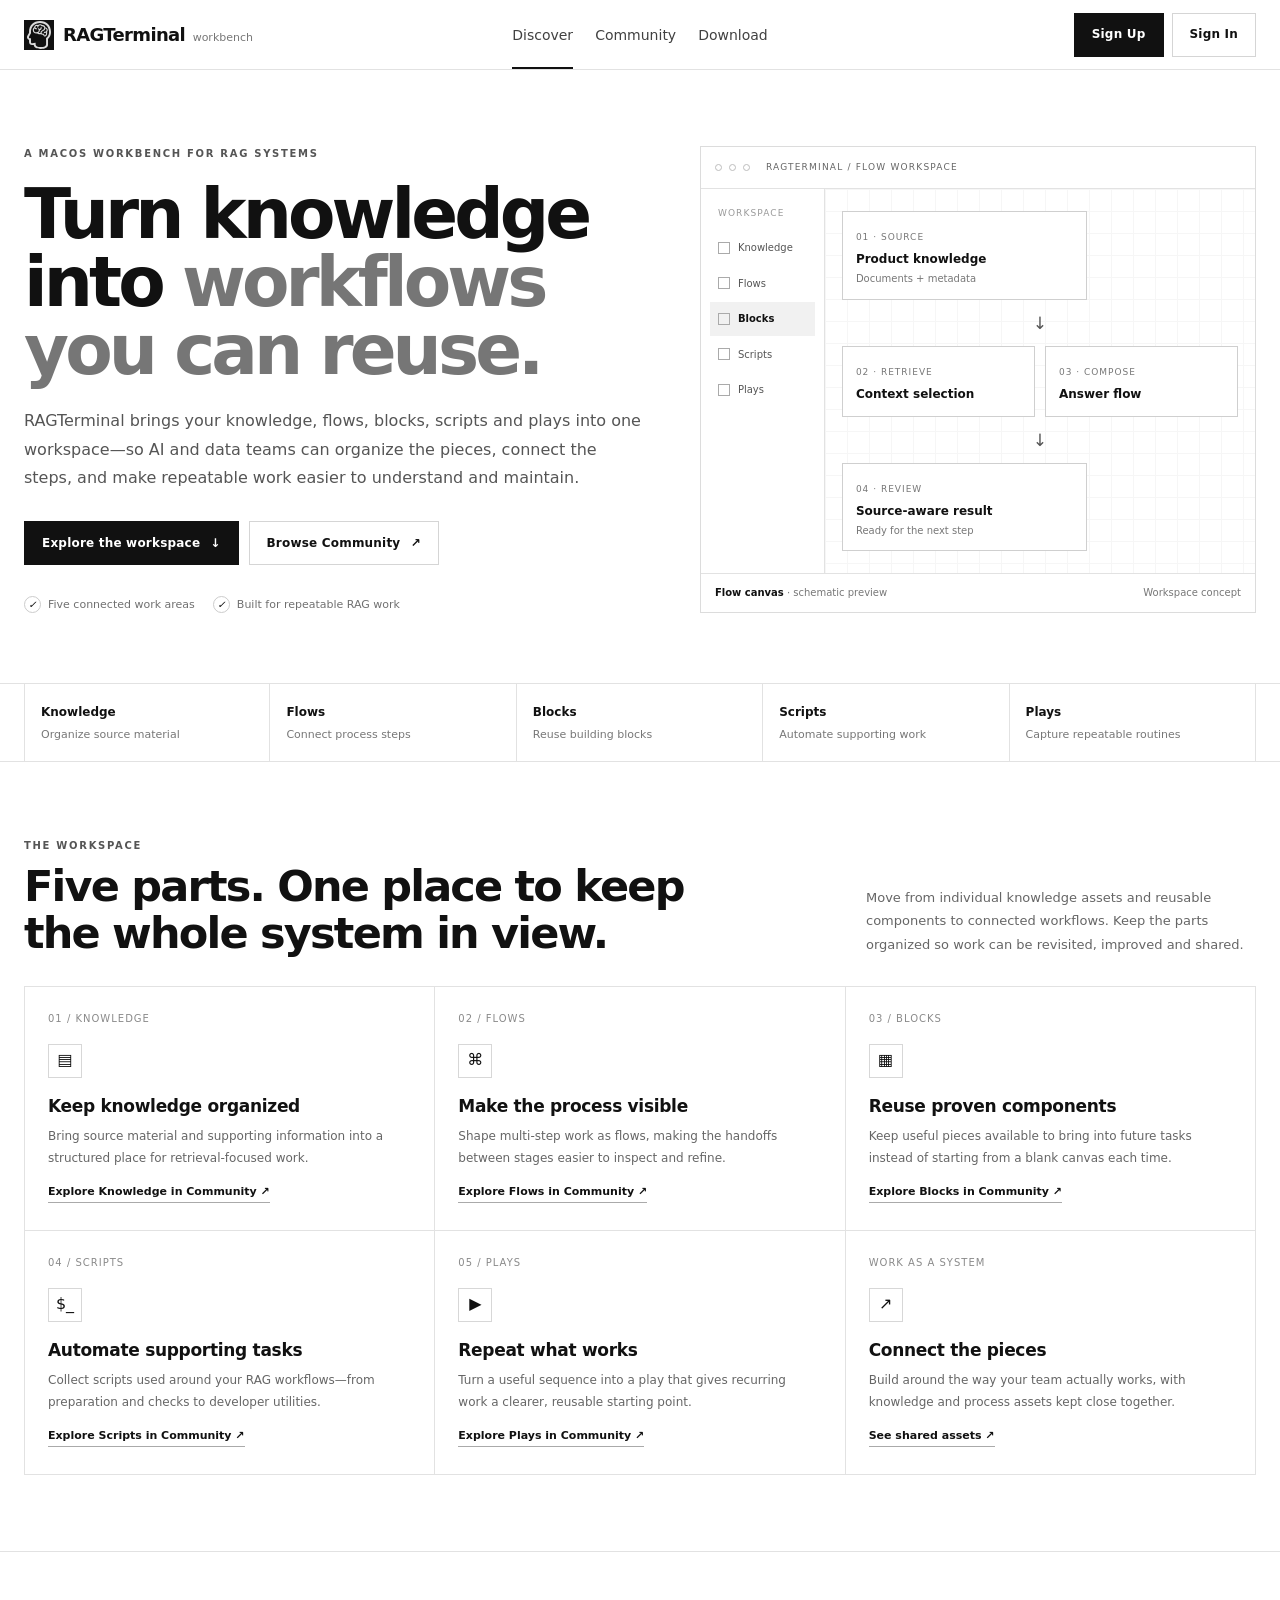
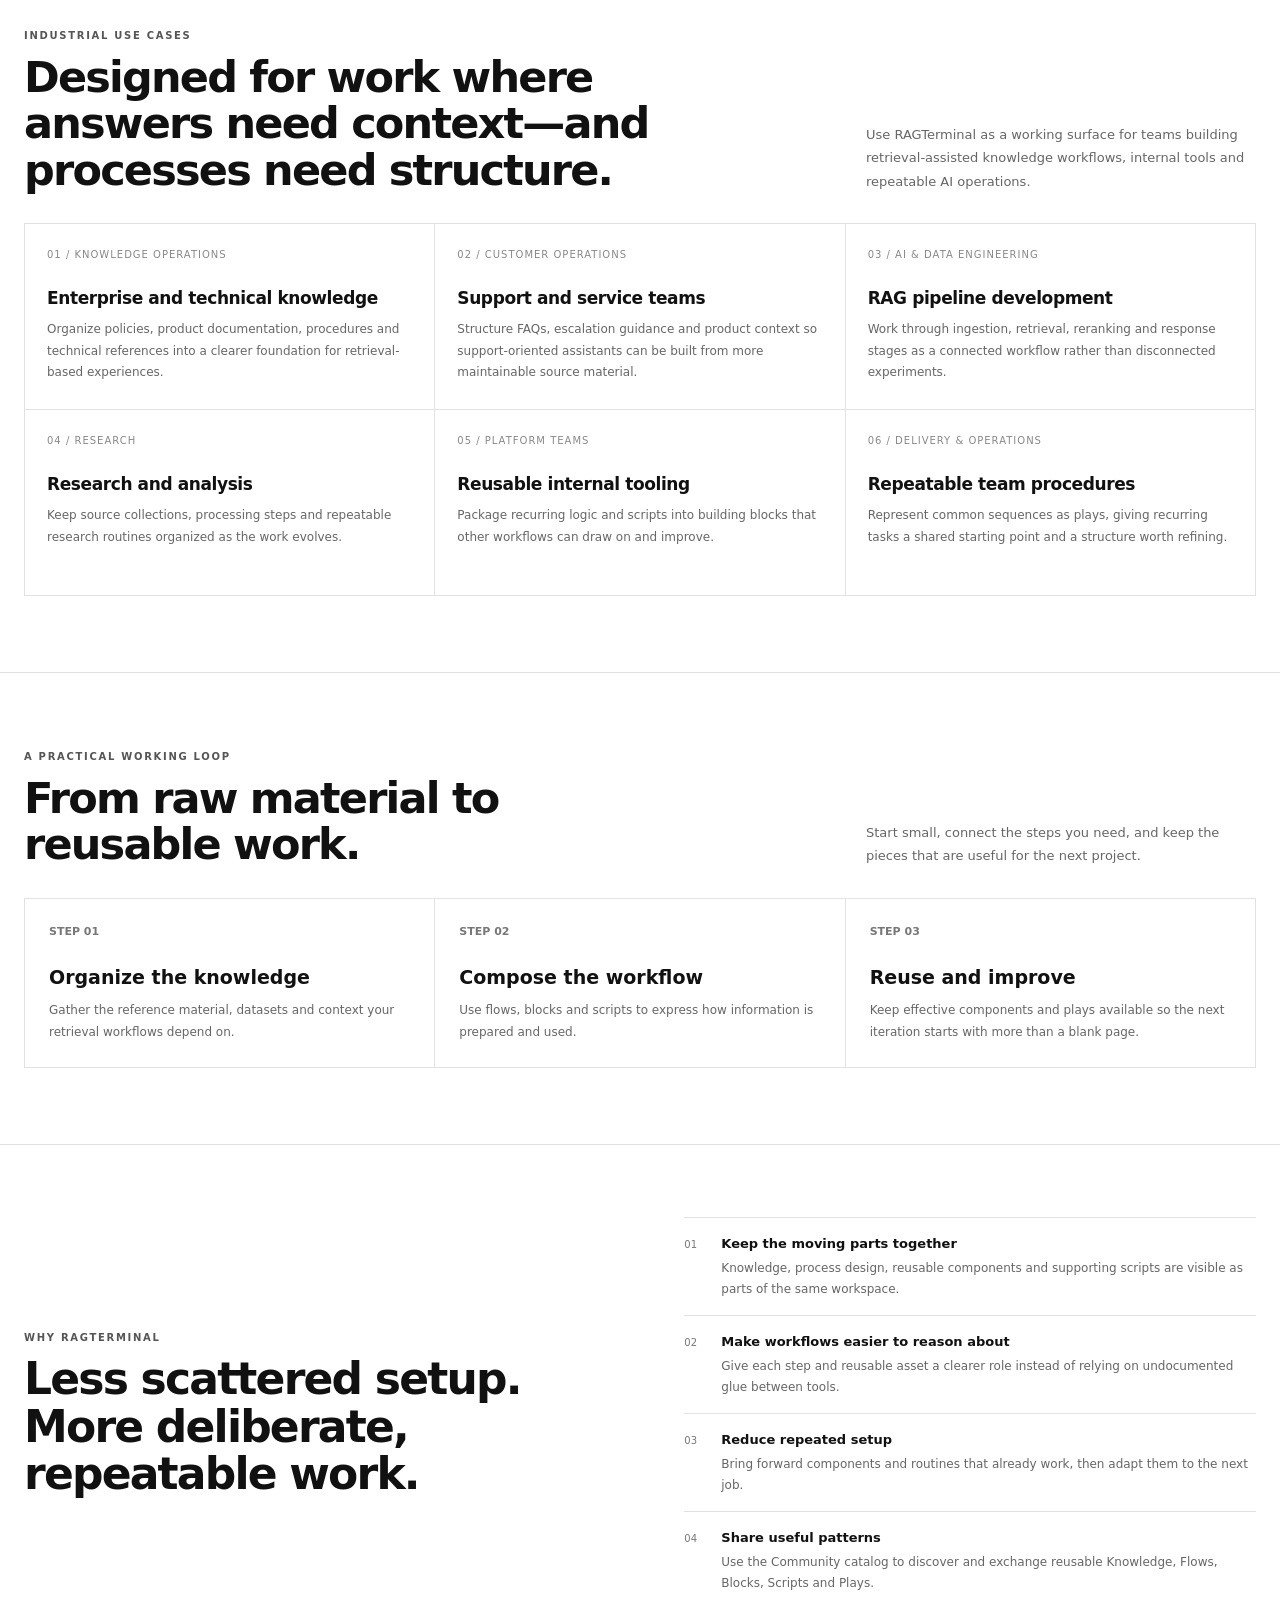
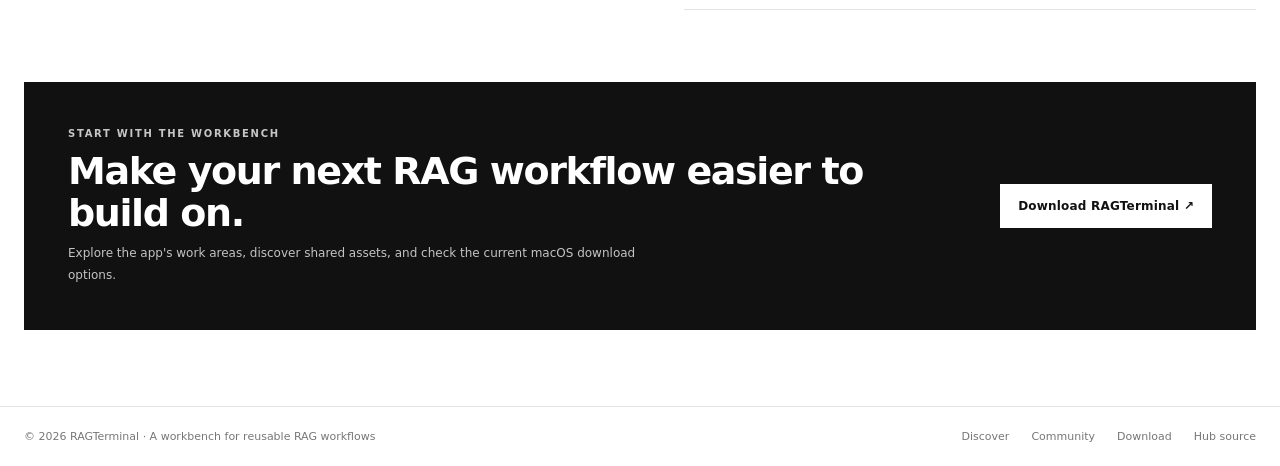
<file: index.html>
<!doctype html>
<html lang="en">
<head>
<meta charset="utf-8">
<meta name="viewport" content="width=device-width,initial-scale=1">
<meta name="theme-color" content="#ffffff">
<link rel="icon" type="image/png" href="/assets/ragterminal-app-icon.svg">
<title>RAGTerminal — Build, organize and reuse RAG workflows</title>
<meta name="description" content="RAGTerminal is a macOS workbench for organizing knowledge, composing RAG flows, reusing blocks, automating scripts and packaging repeatable plays.">
<style>
:root{--ink:#111;--muted:#656565;--line:#e2e2e2;--soft:#f6f6f6;--paper:#fff;--max:1260px}
*{box-sizing:border-box}
html{scroll-behavior:smooth;scroll-padding-top:86px}
body{margin:0;background:var(--paper);color:var(--ink);font:15px/1.55 Inter,system-ui,-apple-system,"Segoe UI",sans-serif;-webkit-font-smoothing:antialiased}
a{color:inherit}button,input{font:inherit}
.wrap{width:min(var(--max),100%);margin:0 auto;padding:0 24px}
.top{position:sticky;top:0;z-index:10;height:70px;background:#ffffffed;border-bottom:1px solid var(--line);backdrop-filter:blur(12px)}
.nav{height:100%;display:flex;align-items:center;gap:44px}
.brand{display:flex;align-items:center;gap:9px;text-decoration:none;font-size:18px;font-weight:800;letter-spacing:-.65px;white-space:nowrap}
.brand-icon{width:30px;height:30px;display:block;object-fit:contain;flex:none;background:#111;padding:1px}
.brand small{font-size:11px;font-weight:500;letter-spacing:0;color:#777;margin-left:4px}
.links{display:flex;align-items:center;gap:30px;margin-left:auto;height:100%}
.links a{text-decoration:none;color:#414141;font-size:14px;padding:23px 0 21px;border-bottom:2px solid transparent}
.links a:hover,.links a[aria-current=page]{color:#111;border-bottom-color:#111}
.nav-cta,.button,.auth-btn{display:inline-flex;align-items:center;justify-content:center;gap:10px;min-height:44px;padding:0 17px;border:1px solid #111;background:#111;color:#fff;text-decoration:none;font-size:12px;font-weight:700;letter-spacing:.2px;transition:background .15s,color .15s}
.nav-cta:hover,.button:hover,.auth-btn:hover{background:#333;color:#fff}
.nav-actions{display:flex;align-items:center;gap:8px;white-space:nowrap}
.auth-btn.secondary{background:#fff;color:#111;border-color:#d5d5d5}
.auth-btn.secondary:hover{background:#f5f5f5;color:#111}
.button.secondary{background:#fff;color:#111;border-color:#d5d5d5}
.button.secondary:hover{background:#f5f5f5}
.eyebrow{text-transform:uppercase;font-size:10px;letter-spacing:1.7px;font-weight:800;color:#555}
.hero{display:grid;grid-template-columns:minmax(0,1fr) minmax(390px,.9fr);gap:58px;align-items:center;padding:76px 0 70px;border-bottom:1px solid var(--line)}
.hero h1{font-size:clamp(44px,5.4vw,70px);line-height:.99;letter-spacing:-3.9px;font-weight:720;margin:18px 0 22px;max-width:700px}
.hero h1 span{color:#767676}
.lead{max-width:620px;color:#555;font-size:16px;line-height:1.8;margin:0}
.actions{display:flex;gap:10px;flex-wrap:wrap;margin-top:28px}
.trustline{display:flex;gap:18px;align-items:center;flex-wrap:wrap;margin-top:31px;color:#707070;font-size:11px}
.trustline span{display:inline-flex;gap:7px;align-items:center}
.tick{display:inline-grid;place-items:center;width:17px;height:17px;border:1px solid #ccc;border-radius:50%;font-size:10px;color:#111}
.preview{border:1px solid #dcdcdc;min-width:0;background:#fff}
.preview-top{height:42px;padding:0 14px;border-bottom:1px solid var(--line);display:flex;align-items:center;gap:7px;color:#777;font-size:10px}
.win-dot{height:7px;width:7px;border:1px solid #bdbdbd;border-radius:50%}
.preview-title{margin-left:9px;text-transform:uppercase;letter-spacing:1.2px;font-size:9px;color:#666}
.preview-body{display:grid;grid-template-columns:124px 1fr;min-height:318px}
.preview-side{border-right:1px solid var(--line);padding:15px 9px}
.side-label{text-transform:uppercase;letter-spacing:1.1px;color:#9a9a9a;font-size:9px;margin:3px 8px 10px}
.side-item{display:flex;gap:8px;align-items:center;padding:9px 8px;font-size:10px;color:#555;margin-bottom:2px}
.side-item.active{background:#f1f1f1;color:#111;font-weight:700}
.side-square{width:12px;height:12px;border:1px solid #aaa;flex:none}
.canvas{padding:22px 17px;display:flex;flex-direction:column;justify-content:center;gap:10px;background-image:linear-gradient(#f6f6f6 1px,transparent 1px),linear-gradient(90deg,#f6f6f6 1px,transparent 1px);background-size:22px 22px}
.node{position:relative;background:#fff;border:1px solid #cfcfcf;padding:12px 13px;max-width:245px}
.node-label{font-size:9px;text-transform:uppercase;letter-spacing:1px;color:#777}
.node strong{display:block;font-size:12px;margin-top:3px}
.node small{display:block;font-size:10px;color:#777;margin-top:2px}
.node-row{display:flex;align-items:center;gap:10px}
.node-row .node{flex:1}
.node-arrow{font-size:17px;color:#555;text-align:center}
.preview-foot{border-top:1px solid var(--line);display:flex;align-items:center;justify-content:space-between;padding:11px 14px;color:#777;font-size:10px}
.preview-foot strong{font-weight:700;color:#111}
.module-strip{display:grid;grid-template-columns:repeat(5,1fr);border-bottom:1px solid var(--line)}
.module{padding:19px 16px 18px;border-right:1px solid var(--line);min-width:0}
.module:first-child{border-left:1px solid var(--line)}
.module-label{font-size:12px;font-weight:750}
.module-note{font-size:11px;color:#777;margin-top:4px}
.section{padding:76px 0;border-bottom:1px solid var(--line)}
.section-head{display:flex;justify-content:space-between;align-items:end;gap:30px;margin-bottom:30px}
.section-head h2{font-size:clamp(29px,3.5vw,43px);letter-spacing:-1.8px;line-height:1.08;margin:10px 0 0;max-width:660px;font-weight:700}
.section-head p{color:#666;max-width:390px;font-size:13px;line-height:1.8;margin:0}
.capabilities{display:grid;grid-template-columns:repeat(3,minmax(0,1fr));border-top:1px solid var(--line);border-left:1px solid var(--line)}
.cap{position:relative;padding:24px 23px 27px;min-height:188px;border-right:1px solid var(--line);border-bottom:1px solid var(--line);background:#fff}
.cap-num{font-size:10px;letter-spacing:1px;color:#8a8a8a}
.cap-mark{display:grid;place-items:center;width:34px;height:34px;border:1px solid #d7d7d7;margin:17px 0 15px;font-size:16px}
.cap h3{font-size:17px;letter-spacing:-.3px;margin:0 0 7px}
.cap p{font-size:12px;line-height:1.8;color:#666;margin:0;max-width:360px}
.cap-link{display:inline-block;margin-top:14px;color:#111;font-size:11px;font-weight:700;text-decoration:none;border-bottom:1px solid #aaa;padding-bottom:2px}
.use-grid{display:grid;grid-template-columns:repeat(3,minmax(0,1fr));border-top:1px solid var(--line);border-left:1px solid var(--line)}
.use-card{padding:23px 22px 25px;border-bottom:1px solid var(--line);border-right:1px solid var(--line);min-height:186px}
.use-index{font-size:10px;letter-spacing:1px;color:#888}
.use-card h3{font-size:17px;margin:22px 0 8px;letter-spacing:-.4px}
.use-card p{font-size:12px;line-height:1.8;color:#666;margin:0}
.workflow{display:grid;grid-template-columns:repeat(3,1fr);border-top:1px solid var(--line);border-left:1px solid var(--line)}
.step{padding:24px;border-right:1px solid var(--line);border-bottom:1px solid var(--line)}
.step-num{font-size:11px;font-weight:700;color:#777}
.step h3{font-size:19px;margin:23px 0 8px}
.step p{font-size:12px;color:#666;line-height:1.8;margin:0}
.benefits{display:grid;grid-template-columns:1.05fr 1fr;gap:60px;align-items:center;padding:72px 0}
.benefits h2{font-size:clamp(30px,3.5vw,44px);line-height:1.08;letter-spacing:-1.8px;margin:10px 0 0}
.benefit-list{border-top:1px solid var(--line)}
.benefit{display:grid;grid-template-columns:24px 1fr;gap:13px;padding:16px 0;border-bottom:1px solid var(--line)}
.benefit-index{font-size:10px;color:#777;padding-top:3px}
.benefit strong{display:block;font-size:13px}
.benefit p{font-size:12px;color:#666;margin:4px 0 0;line-height:1.7}
.download-band{background:#111;color:white;padding:44px;display:flex;justify-content:space-between;align-items:center;gap:30px;margin-bottom:76px}
.download-band h2{font-size:clamp(27px,3vw,38px);line-height:1.1;letter-spacing:-1.4px;margin:10px 0 8px}
.download-band p{color:#c4c4c4;font-size:12px;line-height:1.8;max-width:600px;margin:0}
.download-band .button{border-color:#fff;background:#fff;color:#111;white-space:nowrap}
.download-band .button:hover{background:#eaeaea}
.footer{border-top:1px solid var(--line);padding:21px 0;color:#777;font-size:11px}
.footer-inner{display:flex;justify-content:space-between;align-items:center;gap:20px}
.footer-links{display:flex;gap:22px}.footer a{text-decoration:none}.footer a:hover{color:#111}
@media(max-width:900px){.hero{grid-template-columns:1fr;gap:36px;padding:58px 0}.preview{max-width:650px}.section{padding:60px 0}.section-head{align-items:start;flex-direction:column;gap:12px}.benefits{grid-template-columns:1fr;gap:25px}.download-band{padding:32px}}
@media(max-width:680px){.wrap{padding:0 16px}.top{height:62px}.nav{gap:15px}.brand{font-size:15px;gap:5px}.brand-icon{width:24px;height:24px}.brand small{display:none}.links{gap:13px}.links a{font-size:12px;padding:20px 0}.nav-cta{display:none}.nav-actions{gap:5px}.auth-btn{min-height:34px;padding:0 8px;font-size:10px;letter-spacing:0}.nav{gap:8px}.brand{font-size:13px}.hero{padding:45px 0 43px}.hero h1{font-size:clamp(39px,12vw,57px);letter-spacing:-2.5px}.lead{font-size:14px}.preview-body{grid-template-columns:98px 1fr;min-height:288px}.preview-side{padding:12px 5px}.side-item{font-size:9px;padding:8px 5px;gap:5px}.canvas{padding:15px 10px}.node-row{gap:5px}.node{padding:9px}.node strong{font-size:10px}.node small{font-size:9px}.module-strip{grid-template-columns:repeat(2,1fr)}.module{border-bottom:1px solid var(--line);padding:14px 12px}.module:nth-child(odd){border-left:1px solid var(--line)}.module:last-child{grid-column:1/-1}.capabilities,.use-grid{grid-template-columns:1fr}.cap,.use-card{min-height:0;padding:20px}.capabilities,.use-grid,.workflow{border-top:0}.workflow{grid-template-columns:1fr}.step{padding:20px}.step h3{margin-top:12px}.section{padding:48px 0}.section-head h2{font-size:32px}.benefits{padding:48px 0}.download-band{margin-bottom:48px;padding:25px 20px;align-items:flex-start;flex-direction:column}.footer-inner{align-items:flex-start;flex-direction:column}.footer-links{gap:16px}}
@media(max-width:480px){.links{gap:6px}.links a{font-size:10px}.brand{font-size:12px;gap:3px}.auth-btn{min-height:32px;padding:0 6px;font-size:9px}}

/* Shared page frame: consistent gutters and navigation across Discover, Community, and Download */
:root{--hub-page-max:1280px;--hub-page-gutter:24px}
.wrap{width:min(var(--hub-page-max),100%);max-width:var(--hub-page-max);margin-left:auto;margin-right:auto;padding-left:var(--hub-page-gutter);padding-right:var(--hub-page-gutter);box-sizing:border-box}
.top{height:70px;background:#ffffffed;border-bottom:1px solid #e2e2e2}
.nav{height:100%}
.footer{border-top:1px solid #e2e2e2}
@media(max-width:680px){
  :root{--hub-page-gutter:16px}
  .wrap{padding-left:var(--hub-page-gutter);padding-right:var(--hub-page-gutter)}
  .top{height:62px}
  .nav{gap:8px}
  .brand{font-size:13px;gap:5px}
  .brand-icon{width:24px;height:24px}
  .brand small{display:none}
  .links{gap:10px}
  .links a{font-size:11px;padding:20px 0}
  .nav-actions{gap:5px}
  .auth-btn{min-height:34px;padding:0 8px;font-size:10px;letter-spacing:0}
  .right.nav-actions .btn{min-height:34px;padding:0 8px;font-size:10px;letter-spacing:0}
}
@media(max-width:480px){
  .brand{font-size:12px;gap:3px}
  .links{gap:7px}
  .links a{font-size:10px}
  .auth-btn{min-height:32px;padding:0 6px;font-size:9px}
  .right.nav-actions .btn{min-height:32px;padding:0 6px;font-size:9px}
}


/* Center the section links while keeping account actions anchored on the right. */
@media(min-width:700px){
  .nav{display:grid;grid-template-columns:minmax(0,1fr) auto minmax(0,1fr);gap:20px}
  .brand{grid-column:1;justify-self:start;min-width:0}
  .links{grid-column:2;justify-self:center;margin-left:0;gap:22px;white-space:nowrap}
  .nav-actions,.right.nav-actions{grid-column:3;justify-self:end;width:max-content;margin-left:0}
}


/* Normalize navigation labels on every section; active state is an underline only. */
.links{color:#414141;font-weight:400}
.links a{color:#414141;font-weight:400}
.links a:hover{color:#414141;font-weight:400}
.links a[aria-current=page]{color:#414141;font-weight:400;border-bottom-color:#111}

</style>
<link rel="stylesheet" href="/site-header.css">
</head>
<body>
<header class="top"><div class="wrap nav">
<a class="brand" href="/" aria-label="RAGTerminal Discover"><img class="brand-icon" src="/assets/brain.head.profile.svg" alt=""><span>RAGTerminal<small> workbench</small></span></a>
<nav class="links" aria-label="Primary"><a href="/" aria-current="page">Discover</a><a href="/community.html">Community</a><a href="/download.html">Download</a></nav>
<div class="nav-actions" aria-label="Account actions"><a class="auth-btn" href="/community.html?auth=signup">Sign Up</a><a class="auth-btn secondary" id="header-signin" href="/community.html?auth=signin">Sign In</a></div>
</div></header>
<script src="/header-boot.js"></script>
<main>
<section class="wrap hero" id="discover">
<div>
<div class="eyebrow">A macOS workbench for RAG systems</div>
<h1>Turn knowledge into <span>workflows you can reuse.</span></h1>
<p class="lead">RAGTerminal brings your knowledge, flows, blocks, scripts and plays into one workspace—so AI and data teams can organize the pieces, connect the steps, and make repeatable work easier to understand and maintain.</p>
<div class="actions"><a class="button" href="#capabilities">Explore the workspace <span aria-hidden="true">↓</span></a><a class="button secondary" href="/community.html">Browse Community <span aria-hidden="true">↗</span></a></div>
<div class="trustline"><span><i class="tick">✓</i> Five connected work areas</span><span><i class="tick">✓</i> Built for repeatable RAG work</span></div>
</div>
<div class="preview" aria-label="Illustration of a RAG workflow workspace">
<div class="preview-top"><i class="win-dot"></i><i class="win-dot"></i><i class="win-dot"></i><span class="preview-title">RAGTerminal / Flow workspace</span></div>
<div class="preview-body">
<aside class="preview-side"><div class="side-label">Workspace</div><div class="side-item"><i class="side-square"></i> Knowledge</div><div class="side-item"><i class="side-square"></i> Flows</div><div class="side-item active"><i class="side-square"></i> Blocks</div><div class="side-item"><i class="side-square"></i> Scripts</div><div class="side-item"><i class="side-square"></i> Plays</div></aside>
<div class="canvas">
<div class="node"><span class="node-label">01 · Source</span><strong>Product knowledge</strong><small>Documents + metadata</small></div>
<div class="node-arrow" aria-hidden="true">↓</div>
<div class="node-row"><div class="node"><span class="node-label">02 · Retrieve</span><strong>Context selection</strong></div><div class="node"><span class="node-label">03 · Compose</span><strong>Answer flow</strong></div></div>
<div class="node-arrow" aria-hidden="true">↓</div>
<div class="node"><span class="node-label">04 · Review</span><strong>Source-aware result</strong><small>Ready for the next step</small></div>
</div></div>
<div class="preview-foot"><span><strong>Flow canvas</strong> · schematic preview</span><span>Workspace concept</span></div>
</div>
</section>
<div class="wrap module-strip" aria-label="Five RAGTerminal work areas">
<div class="module"><div class="module-label">Knowledge</div><div class="module-note">Organize source material</div></div>
<div class="module"><div class="module-label">Flows</div><div class="module-note">Connect process steps</div></div>
<div class="module"><div class="module-label">Blocks</div><div class="module-note">Reuse building blocks</div></div>
<div class="module"><div class="module-label">Scripts</div><div class="module-note">Automate supporting work</div></div>
<div class="module"><div class="module-label">Plays</div><div class="module-note">Capture repeatable routines</div></div>
</div>
<section class="section" id="capabilities"><div class="wrap">
<div class="section-head"><div><div class="eyebrow">The workspace</div><h2>Five parts. One place to keep the whole system in view.</h2></div><p>Move from individual knowledge assets and reusable components to connected workflows. Keep the parts organized so work can be revisited, improved and shared.</p></div>
<div class="capabilities">
<article class="cap"><div class="cap-num">01 / KNOWLEDGE</div><div class="cap-mark" aria-hidden="true">▤</div><h3>Keep knowledge organized</h3><p>Bring source material and supporting information into a structured place for retrieval-focused work.</p><a class="cap-link" href="/community.html?category=knowledge">Explore Knowledge in Community ↗</a></article>
<article class="cap"><div class="cap-num">02 / FLOWS</div><div class="cap-mark" aria-hidden="true">⌘</div><h3>Make the process visible</h3><p>Shape multi-step work as flows, making the handoffs between stages easier to inspect and refine.</p><a class="cap-link" href="/community.html?category=flow">Explore Flows in Community ↗</a></article>
<article class="cap"><div class="cap-num">03 / BLOCKS</div><div class="cap-mark" aria-hidden="true">▦</div><h3>Reuse proven components</h3><p>Keep useful pieces available to bring into future tasks instead of starting from a blank canvas each time.</p><a class="cap-link" href="/community.html?category=block">Explore Blocks in Community ↗</a></article>
<article class="cap"><div class="cap-num">04 / SCRIPTS</div><div class="cap-mark" aria-hidden="true">$_</div><h3>Automate supporting tasks</h3><p>Collect scripts used around your RAG workflows—from preparation and checks to developer utilities.</p><a class="cap-link" href="/community.html?category=script">Explore Scripts in Community ↗</a></article>
<article class="cap"><div class="cap-num">05 / PLAYS</div><div class="cap-mark" aria-hidden="true">▶</div><h3>Repeat what works</h3><p>Turn a useful sequence into a play that gives recurring work a clearer, reusable starting point.</p><a class="cap-link" href="/community.html?category=play">Explore Plays in Community ↗</a></article>
<article class="cap"><div class="cap-num">WORK AS A SYSTEM</div><div class="cap-mark" aria-hidden="true">↗</div><h3>Connect the pieces</h3><p>Build around the way your team actually works, with knowledge and process assets kept close together.</p><a class="cap-link" href="/community.html">See shared assets ↗</a></article>
</div></div></section>
<section class="section" id="use-cases"><div class="wrap">
<div class="section-head"><div><div class="eyebrow">Industrial use cases</div><h2>Designed for work where answers need context—and processes need structure.</h2></div><p>Use RAGTerminal as a working surface for teams building retrieval-assisted knowledge workflows, internal tools and repeatable AI operations.</p></div>
<div class="use-grid">
<article class="use-card"><div class="use-index">01 / KNOWLEDGE OPERATIONS</div><h3>Enterprise and technical knowledge</h3><p>Organize policies, product documentation, procedures and technical references into a clearer foundation for retrieval-based experiences.</p></article>
<article class="use-card"><div class="use-index">02 / CUSTOMER OPERATIONS</div><h3>Support and service teams</h3><p>Structure FAQs, escalation guidance and product context so support-oriented assistants can be built from more maintainable source material.</p></article>
<article class="use-card"><div class="use-index">03 / AI & DATA ENGINEERING</div><h3>RAG pipeline development</h3><p>Work through ingestion, retrieval, reranking and response stages as a connected workflow rather than disconnected experiments.</p></article>
<article class="use-card"><div class="use-index">04 / RESEARCH</div><h3>Research and analysis</h3><p>Keep source collections, processing steps and repeatable research routines organized as the work evolves.</p></article>
<article class="use-card"><div class="use-index">05 / PLATFORM TEAMS</div><h3>Reusable internal tooling</h3><p>Package recurring logic and scripts into building blocks that other workflows can draw on and improve.</p></article>
<article class="use-card"><div class="use-index">06 / DELIVERY & OPERATIONS</div><h3>Repeatable team procedures</h3><p>Represent common sequences as plays, giving recurring tasks a shared starting point and a structure worth refining.</p></article>
</div></div></section>
<section class="section" id="workflow"><div class="wrap">
<div class="section-head"><div><div class="eyebrow">A practical working loop</div><h2>From raw material to reusable work.</h2></div><p>Start small, connect the steps you need, and keep the pieces that are useful for the next project.</p></div>
<div class="workflow">
<article class="step"><div class="step-num">STEP 01</div><h3>Organize the knowledge</h3><p>Gather the reference material, datasets and context your retrieval workflows depend on.</p></article>
<article class="step"><div class="step-num">STEP 02</div><h3>Compose the workflow</h3><p>Use flows, blocks and scripts to express how information is prepared and used.</p></article>
<article class="step"><div class="step-num">STEP 03</div><h3>Reuse and improve</h3><p>Keep effective components and plays available so the next iteration starts with more than a blank page.</p></article>
</div></div></section>
<section class="wrap benefits" id="benefits">
<div><div class="eyebrow">Why RAGTerminal</div><h2>Less scattered setup. More deliberate, repeatable work.</h2></div>
<div class="benefit-list">
<div class="benefit"><div class="benefit-index">01</div><div><strong>Keep the moving parts together</strong><p>Knowledge, process design, reusable components and supporting scripts are visible as parts of the same workspace.</p></div></div>
<div class="benefit"><div class="benefit-index">02</div><div><strong>Make workflows easier to reason about</strong><p>Give each step and reusable asset a clearer role instead of relying on undocumented glue between tools.</p></div></div>
<div class="benefit"><div class="benefit-index">03</div><div><strong>Reduce repeated setup</strong><p>Bring forward components and routines that already work, then adapt them to the next job.</p></div></div>
<div class="benefit"><div class="benefit-index">04</div><div><strong>Share useful patterns</strong><p>Use the Community catalog to discover and exchange reusable Knowledge, Flows, Blocks, Scripts and Plays.</p></div></div>
</div>
</section>
<section class="wrap" id="download"><div class="download-band"><div><div class="eyebrow" style="color:#c6c6c6">Start with the workbench</div><h2>Make your next RAG workflow easier to build on.</h2><p>Explore the app's work areas, discover shared assets, and check the current macOS download options.</p></div><a class="button" href="/download.html">Download RAGTerminal ↗</a></div></section>
</main>
<footer class="footer"><div class="wrap footer-inner"><span>© 2026 RAGTerminal · A workbench for reusable RAG workflows</span><nav class="footer-links" aria-label="Footer"><a href="/">Discover</a><a href="/community.html">Community</a><a href="/download.html">Download</a><a href="https://github.com/Grewpot/ragterminal-hub" rel="noopener">Hub source</a></nav></div></footer>
<script type="module" src="/header-auth.js"></script>
</body></html>
</file>
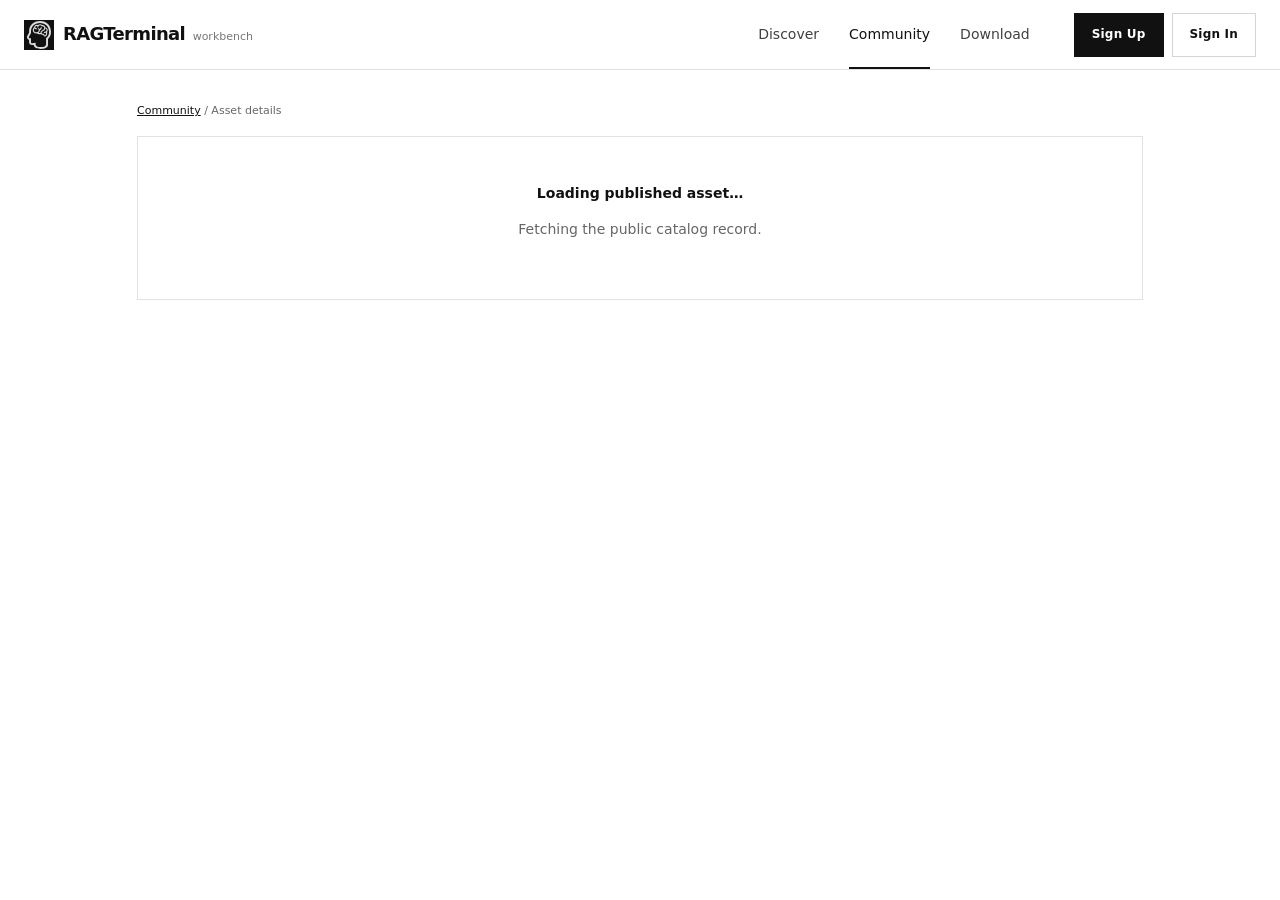
<file: asset.html>
<!doctype html>
<html lang="en">
<head>
<meta charset="utf-8"><meta name="viewport" content="width=device-width,initial-scale=1">
<meta name="theme-color" content="#f8f9fc"><link rel="icon" type="image/png" href="/assets/ragterminal-app-icon.svg"><title>Asset details — RAGTerminal Hub</title>
<meta name="description" content="Inspect a published RAGTerminal community asset and download its package.">
<style>
:root{--ink:#172033;--muted:#738096;--line:#e4e8ef;--blue:#375df5;--bg:#f8f9fc}*{box-sizing:border-box}body{margin:0;background:var(--bg);color:var(--ink);font:14px/1.6 Inter,system-ui,-apple-system,"Segoe UI",sans-serif}a{color:var(--blue)}.top{background:#ffffffed;border-bottom:1px solid var(--line);padding:16px 22px}.nav{max-width:1050px;margin:auto;display:flex;align-items:center;gap:14px}.brand{font-weight:850;font-size:16px}.back{margin-left:auto;text-decoration:none;font-size:12px;font-weight:750}.wrap{max-width:1050px;padding:32px 22px 70px;margin:auto}.crumb{font-size:11px;color:var(--muted);margin-bottom:16px}.panel{background:white;border:1px solid var(--line);border-radius:16px;padding:24px;margin-bottom:16px}.eyebrow{text-transform:uppercase;letter-spacing:1.5px;font-weight:850;color:var(--blue);font-size:10px}.head{display:flex;align-items:flex-start;gap:18px}.icon{background:#edf1ff;border-radius:14px;width:56px;height:56px;display:grid;place-items:center;font-size:24px;flex:none}.headmain{flex:1;min-width:0}.type{background:#edf1ff;color:#3154e9;font-size:10px;font-weight:850;padding:5px 8px;border-radius:7px}.title{font-size:clamp(25px,4vw,36px);line-height:1.15;letter-spacing:-1px;margin:7px 0}.muted{color:var(--muted)}.btn{display:inline-flex;align-items:center;justify-content:center;background:var(--blue);color:white;padding:11px 15px;border-radius:10px;font-weight:800;text-decoration:none;border:0}.btn.secondary{background:white;border:1px solid var(--line);color:var(--ink)}.tags{display:flex;gap:6px;flex-wrap:wrap;margin-top:14px}.tag{border:1px solid var(--line);background:#fafbfd;border-radius:7px;padding:5px 8px;font-size:10px;color:#657187}.grid{display:grid;grid-template-columns:1fr 1fr;gap:16px}.label{font-size:10px;text-transform:uppercase;letter-spacing:1px;font-weight:850;color:#8b95a5}.value{font-size:13px;margin-top:4px;overflow-wrap:anywhere}.file{display:flex;justify-content:space-between;gap:12px;padding:10px;border:1px solid #edf0f5;border-radius:9px;font-size:11px}.file code{overflow-wrap:anywhere}.notice{padding:12px;background:#fff8e8;color:#805d19;border:1px solid #f1dfb4;border-radius:10px;font-size:11px}.empty{text-align:center;padding:45px 20px}.error{color:#b42318}.hash{font:11px/1.7 ui-monospace,SFMono-Regular,monospace;overflow-wrap:anywhere}@media(max-width:650px){.grid{grid-template-columns:1fr}.panel{padding:18px}.head{gap:12px}.icon{width:44px;height:44px}}

/* Shared editorial site navigation and neutral card treatment */
:root{--ink:#111;--muted:#666;--line:#e2e2e2;--blue:#111;--bg:#fff}
body{background:#fff;color:#111}
a{color:#111}
.top{height:70px;padding:0 24px;background:#fff;border-bottom:1px solid #e2e2e2}
.nav{height:100%;width:min(1260px,100%);max-width:1260px;gap:44px}
.brand{display:flex;align-items:center;gap:9px;text-decoration:none;font-size:18px;font-weight:800;letter-spacing:-.65px;white-space:nowrap}
.brand-icon{width:30px;height:30px;display:block;object-fit:contain;flex:none;background:#111;padding:1px}
.brand small{font-size:11px;font-weight:500;letter-spacing:0;color:#777;margin-left:4px}
.links{display:flex;align-items:center;gap:30px;margin-left:auto;height:100%}
.nav-actions{display:flex;align-items:center;gap:8px;white-space:nowrap}
.auth-btn{display:inline-flex;align-items:center;justify-content:center;min-height:44px;padding:0 17px;border:1px solid #111;background:#111;color:#fff;text-decoration:none;font-size:12px;font-weight:700;letter-spacing:.2px}
.auth-btn:hover{background:#333;color:#fff}.auth-btn.secondary{background:#fff;color:#111;border-color:#d5d5d5}.auth-btn.secondary:hover{background:#f5f5f5;color:#111}
.links a{text-decoration:none;color:#414141;font-size:14px;padding:23px 0 21px;border-bottom:2px solid transparent}
.links a:hover,.links a[aria-current=page]{color:#111;border-bottom-color:#111}
.panel{border-radius:0;border-color:#e2e2e2}
.btn{border-radius:0;background:#111;color:#fff}
.btn.secondary{background:#fff;color:#111;border-color:#d5d5d5}
.type,.icon{border-radius:0;background:#f2f2f2;color:#111}
.notice{border-radius:0}
@media(max-width:850px){.nav{gap:18px}.links{gap:18px}}
@media(max-width:650px){.top{height:62px;padding:0 16px}.nav{gap:8px}.brand{font-size:13px;gap:5px}.brand-icon{width:24px;height:24px}.brand small{display:none}.links{gap:10px}.links a{font-size:11px;padding:20px 0}.nav-actions{gap:5px}.auth-btn{min-height:34px;padding:0 8px;font-size:10px;letter-spacing:0}}
@media(max-width:480px){.links{gap:7px}.links a{font-size:10px}.brand{font-size:12px;gap:3px}.auth-btn{min-height:32px;padding:0 6px;font-size:9px}}
</style>
</head>
<body>
<header class="top"><div class="nav"><a class="brand" href="/" aria-label="RAGTerminal Discover"><img class="brand-icon" src="/assets/brain.head.profile.svg" alt=""><span>RAGTerminal<small> workbench</small></span></a><nav class="links" aria-label="Primary"><a href="/">Discover</a><a href="/community.html" aria-current="page">Community</a><a href="/download.html">Download</a></nav><div class="nav-actions" aria-label="Account actions"><a class="auth-btn" href="/community.html?auth=signup">Sign Up</a><a class="auth-btn secondary" href="/community.html?auth=signin">Sign In</a></div></div></header>
<main class="wrap">
<div class="crumb"><a href="/community.html">Community</a> / Asset details</div>
<div id="state" class="panel empty"><strong>Loading published asset…</strong><p class="muted">Fetching the public catalog record.</p></div>
<div id="detail" hidden>
<section class="panel">
<div class="eyebrow">Community asset</div>
<div class="head" style="margin-top:13px"><div id="icon" class="icon">⬡</div><div class="headmain"><span id="type" class="type">ASSET</span><h1 id="title" class="title"></h1><div id="owner" class="muted" style="font-size:12px"></div></div></div>
<p id="description" style="font-size:14px;max-width:800px;margin:22px 0 0"></p>
<div id="tags" class="tags"></div>
<div style="display:flex;gap:9px;flex-wrap:wrap;margin-top:22px"><a id="download" class="btn" href="#" rel="noopener">⇩ Download complete .pack</a><a class="btn secondary" href="/community.html">Explore more assets</a></div>
</section>
<div class="grid">
<section class="panel"><div class="eyebrow">Release information</div><div class="grid" style="margin-top:17px">
<div><div class="label">Version</div><div id="version" class="value">—</div></div>
<div><div class="label">License</div><div id="license" class="value">—</div></div>
<div><div class="label">Last updated</div><div id="updated" class="value">—</div></div>
<div><div class="label">Package size</div><div id="size" class="value">—</div></div>
</div><div class="label" style="margin-top:20px">SHA-256</div><div id="sha" class="value hash"></div></section>
<section class="panel"><div class="eyebrow">Package safety</div><p style="font-size:12px;color:#536176">This page describes a published package. Downloading does not execute its flows or scripts. Inspect package contents and assess their behavior before importing or running them in any runtime.</p><div class="notice">Automated structural checks are guardrails, not a malware scan. Publication is not a guarantee that uploaded content is safe or appropriate.</div></section>
</div>
<section class="panel"><div class="eyebrow">Included files</div><p class="muted" style="font-size:12px;margin:7px 0 15px">Files are listed from the server-validated package preview.</p><div id="files" style="display:grid;gap:7px"></div></section>
</div>
</main>
<script type="module">
import { createClient } from "https://esm.sh/@supabase/supabase-js@2.117.3";
const URL="https://zjifbqdvbmvuiwgwdkey.supabase.co";
const KEY="sb_publishable_cyOdOu5OkDSr8tX-EvbiqQ_oNbc3KHC";
const supabase=createClient(URL,KEY,{auth:{persistSession:true,autoRefreshToken:true,detectSessionInUrl:false}});
const $=s=>document.querySelector(s);
const icons={knowledge:"▤",flow:"⑂",block:"▦",script:"‹/›",play:"▷"};
function fail(message){$("#state").replaceChildren();$("#state").className="panel empty";const h=document.createElement("strong");h.className="error";h.textContent=message;$("#state").append(h);const p=document.createElement("p");p.className="muted";p.textContent="This asset may have been unpublished, or the link may be incomplete.";$("#state").append(p)}
function humanSize(n){if(!Number.isFinite(Number(n)))return "—";const b=Number(n);return b<1024?b+" B":b<1048576?(b/1024).toFixed(1)+" KiB":(b/1048576).toFixed(2)+" MiB"}
async function load(){
 const id=new URLSearchParams(location.search).get("id");
 if(!id||!/^[0-9a-f-]{36}$/i.test(id)){fail("Invalid asset link.");return}
 const p=new URLSearchParams({select:"id,title,description,artifact_type,tags,license,latest_version,sha256,metadata,updated_at,repository:community_repositories!inner(id,slug,title,description,latest_version,package_storage_path,package_sha256,package_size_bytes,visibility,status)",id:"eq."+id,status:"eq.published","repository.status":"eq.published","repository.visibility":"eq.public",limit:"1"});
 const res=await fetch(URL+"/rest/v1/community_artifacts?"+p.toString(),{headers:{apikey:KEY,Accept:"application/json"}});
 if(!res.ok)throw new Error("Catalog request failed ("+res.status+").");
 const rows=await res.json();if(!Array.isArray(rows)||!rows.length){fail("Asset not found.");return}
 const a=rows[0],r=a.repository;
 if(!r?.package_storage_path){fail("The package release is unavailable.");return}
 $("#state").hidden=true;$("#detail").hidden=false;
 document.title=a.title+" — RAGTerminal Hub";
 $("#icon").textContent=icons[a.artifact_type]||"⬡";$("#type").textContent=(a.artifact_type||"asset").toUpperCase();
 $("#title").textContent=a.title;$("#owner").textContent="by "+(r.slug||"community contributor")+" · package "+r.title;
 $("#description").textContent=a.description||r.description||"No description was provided.";
 (a.tags||[]).forEach(t=>{const e=document.createElement("span");e.className="tag";e.textContent=t;$("#tags").append(e)});
 const objectPath=r.package_storage_path.split("/").map(encodeURIComponent).join("/");
 $("#download").href=URL+"/storage/v1/object/public/community-releases/"+objectPath+"?download="+encodeURIComponent((r.slug||"RAGTerminal")+".pack");
 $("#version").textContent=a.latest_version||r.latest_version||"—";$("#license").textContent=a.license||"License unspecified";
 $("#updated").textContent=a.updated_at?new Date(a.updated_at).toLocaleString():"—";
 $("#size").textContent=humanSize(r.package_size_bytes);$("#sha").textContent=a.sha256||r.package_sha256||"Not provided";
 const files=Array.isArray(a.metadata?.files)?a.metadata.files:[];
 $("#files").replaceChildren();
 if(!files.length){$("#files").textContent="No file summary is available."}
 files.forEach(f=>{const row=document.createElement("div");row.className="file";const path=document.createElement("code");path.textContent=f.path||"unnamed";const stat=document.createElement("span");stat.className="muted";stat.textContent=f.records==null?humanSize(f.size_bytes):f.records+" records";row.append(path,stat);$("#files").append(row)});
}
$("#download").addEventListener("click",event=>{
 if(event.button!==0||event.metaKey||event.ctrlKey||event.shiftKey||event.altKey)return;
 const href=$("#download").href;
 if(!href||href.endsWith("#"))return;
 event.preventDefault();
 void (async()=>{
  try{
   const {data:{session},error:sessionError}=await supabase.auth.getSession();
   if(sessionError)throw sessionError;
   if(session?.user){
    const artifactId=new URLSearchParams(location.search).get("id");
    const {error}=await supabase.from("community_download_events").insert({artifact_id:artifactId,user_id:session.user.id});
    if(error)throw error;
   }
  }catch(error){console.warn("Community download metric was not recorded",error)}
  window.location.assign(href);
 })();
});
load().catch(e=>fail(e.message||"Could not load this asset."));
</script>
</body></html>
</file>
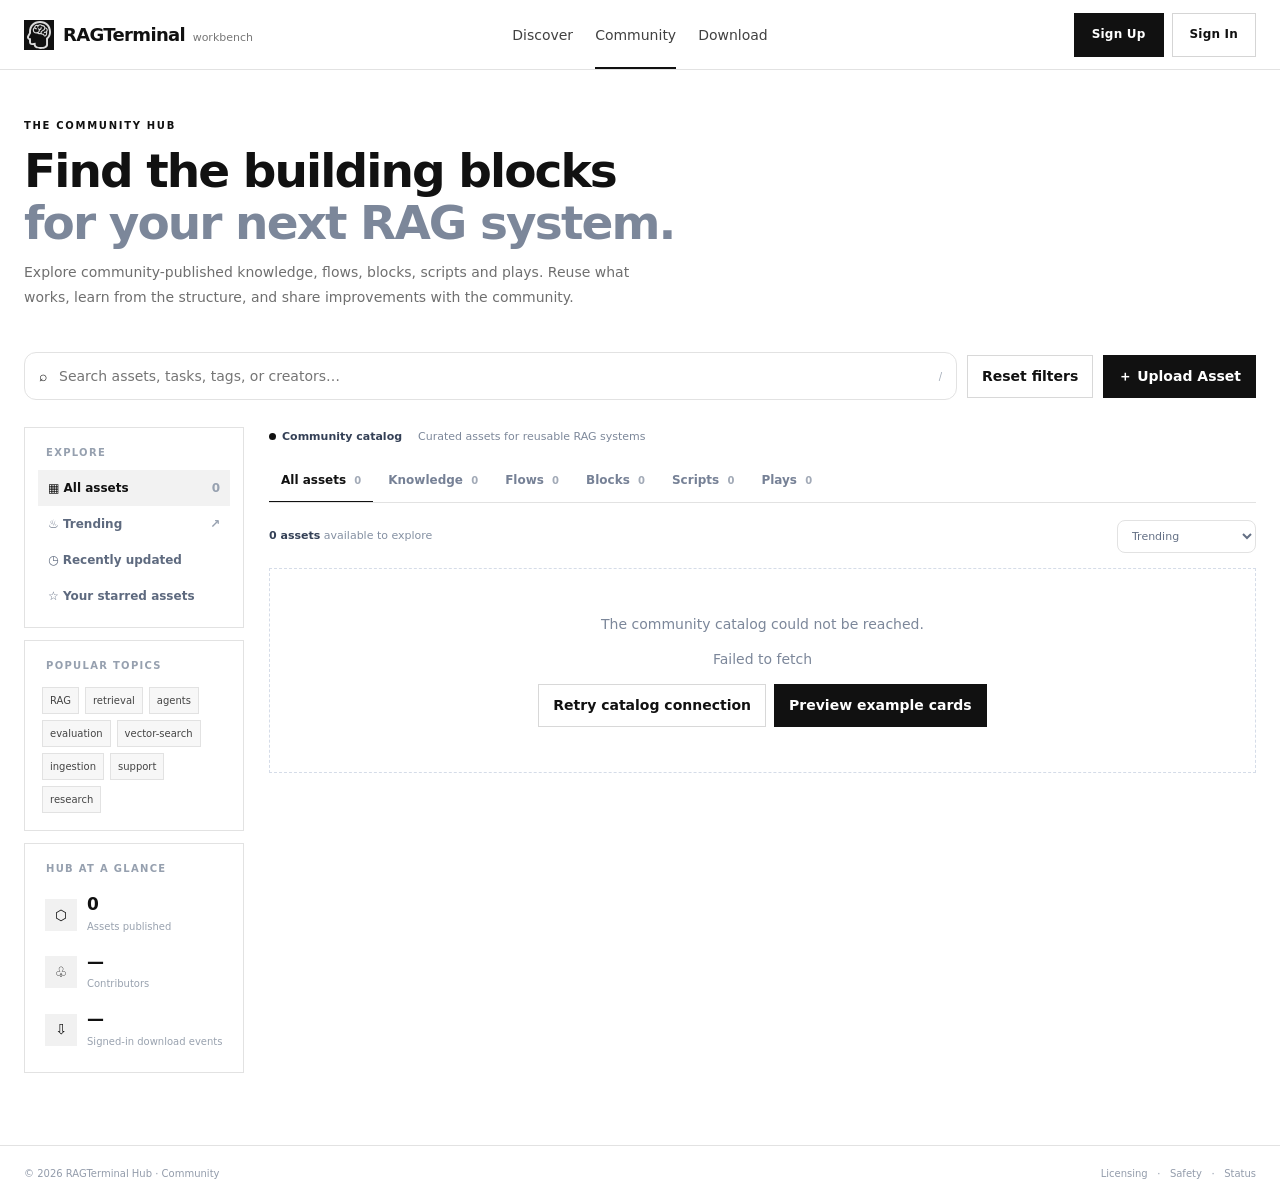
<file: community.html>
<!doctype html>
<html lang="en"><head><meta charset="utf-8"><meta name="viewport" content="width=device-width,initial-scale=1"><meta name="theme-color" content="#f8f9fc"><link rel="icon" type="image/png" href="/assets/ragterminal-app-icon.svg"><title>RAGTerminal Community — Reusable RAG assets</title><meta name="description" content="Discover community Knowledge, Flows, Blocks, Scripts and Plays for RAGTerminal.">
<style>
:root{--ink:#172033;--muted:#738096;--line:#e4e8ef;--blue:#375df5;--bg:#f8f9fc}*{box-sizing:border-box}body{margin:0;background:var(--bg);color:var(--ink);font:14px/1.5 Inter,system-ui,-apple-system,"Segoe UI",sans-serif}button,input,select{font:inherit}button{cursor:pointer}.wrap{max-width:1240px;margin:auto;padding:0 26px}.top{height:70px;background:#ffffffed;border-bottom:1px solid var(--line);position:sticky;top:0;z-index:3;backdrop-filter:blur(12px)}.nav{height:100%;display:flex;align-items:center;gap:26px}.brand{font-weight:850;letter-spacing:-.5px;font-size:17px;display:flex;align-items:center;gap:10px}.logo{background:#172033;color:white;border-radius:10px;width:34px;height:34px;display:grid;place-items:center}.links{display:flex;gap:22px;color:#758094;font-size:12px;font-weight:700}.right{margin-left:auto;display:flex;align-items:center;gap:9px}.btn{border:1px solid var(--line);background:white;border-radius:10px;padding:10px 14px;font-weight:750;color:var(--ink)}.btn.main{background:var(--blue);color:white;border-color:var(--blue)}.status{background:#fff5dc;color:#89651b;padding:5px 8px;border-radius:7px;font-size:10px;font-weight:850}.hero{padding:48px 0 23px}.eyebrow{text-transform:uppercase;letter-spacing:1.7px;font-weight:850;color:var(--blue);font-size:10px}.hero h1{font-size:clamp(32px,4vw,47px);line-height:1.1;letter-spacing:-1.9px;margin:12px 0}.hero h1 span{color:#7c879a}.hero p{max-width:650px;color:var(--muted);font-size:14px;line-height:1.75;margin:0}.searchrow{display:grid;grid-template-columns:minmax(0,1fr) auto auto;align-items:center;gap:10px;margin:20px 0 27px}.search{display:flex;align-items:center;gap:10px;background:white;border:1px solid var(--line);border-radius:12px;padding:0 14px;height:48px;flex:1}.search input{border:0;outline:0;flex:1;min-width:0}.layout{display:grid;grid-template-columns:220px 1fr;gap:25px;padding-bottom:60px}.panel{background:white;border:1px solid var(--line);border-radius:14px;padding:13px;margin-bottom:12px}.sidehead{font-size:10px;text-transform:uppercase;letter-spacing:1.3px;color:#96a0af;font-weight:850;margin:4px 8px 10px}.sidebtn{border:0;background:transparent;width:100%;padding:9px 10px;text-align:left;border-radius:8px;display:flex;gap:9px;color:#5e6a7f;font-weight:650;font-size:12px}.sidebtn.active,.sidebtn:hover{background:#edf1ff;color:#3154e9}.num{margin-left:auto;color:#97a1b0}.tags,.pills{display:flex;gap:6px;flex-wrap:wrap;padding:4px}.tag,.pill{border:1px solid var(--line);border-radius:6px;background:#fafbfd;color:#707d91;font-size:10px;padding:5px 7px}.tag.active{color:#3154e9;background:#edf1ff}.stat{padding:8px 7px;display:flex;gap:10px;align-items:center}.staticon{width:32px;height:32px;background:#edf1ff;color:#4260e6;border-radius:9px;display:grid;place-items:center}.stat strong{display:block;font-size:17px;line-height:1.2}.stat small{color:#99a2af;font-size:10px}.subnote{font-size:10px;color:#8a95a6;padding:10px 7px 1px;line-height:1.6}.catalogline{display:flex;align-items:center;gap:16px;color:#7d889a;font-size:11px;margin:2px 0 13px}.catalogline b{color:#344056}.dot{width:7px;height:7px;display:inline-block;border-radius:9px;background:#22a27f;margin-right:6px}.tabs{display:flex;overflow:auto;border-bottom:1px solid var(--line);gap:3px;margin-bottom:17px}.tab{background:transparent;border:0;color:#768196;border-bottom:2px solid transparent;padding:12px;white-space:nowrap;font-size:12px;font-weight:750;margin-bottom:-1px}.tab.active{color:#3154e9;border-bottom-color:var(--blue)}.tab span{color:#a2aab7;font-size:10px;margin-left:4px}.toolbar{display:flex;align-items:center;gap:12px;margin-bottom:15px;flex-wrap:wrap}.results{color:#8490a2;font-size:11px}.results b{color:#344056}.tools{margin-left:auto}.tools select{border:1px solid var(--line);background:white;border-radius:8px;padding:8px 10px;color:#647085;font-size:11px}.cards{display:grid;grid-template-columns:repeat(2,minmax(0,1fr));gap:12px}.card{background:white;border:1px solid var(--line);border-radius:14px;padding:15px;cursor:pointer;transition:.15s;min-width:0}.card:hover{transform:translateY(-2px);border-color:#cbd4e3;box-shadow:0 8px 25px #2030500a}.c-head{display:flex;gap:10px;align-items:flex-start}.ico{width:42px;height:42px;border-radius:12px;display:grid;place-items:center;font-size:19px;flex:none}.knowledge .ico{background:#edf1ff}.flow .ico{background:#e6f7ef}.block .ico{background:#f3eaff}.script .ico{background:#fff2dc}.play .ico{background:#ffedf0}.ctitle{font-weight:820;font-size:13px;white-space:nowrap;overflow:hidden;text-overflow:ellipsis}.owner{color:#8c96a5;font-size:10px;margin-top:4px}.kind{margin-left:auto;border-radius:6px;padding:4px 6px;font-size:9px;font-weight:850;white-space:nowrap}.knowledge .kind{color:#3d5bd8;background:#edf1ff}.flow .kind{color:#127a5f;background:#e6f7ef}.block .kind{color:#8d50c7;background:#f3eaff}.script .kind{color:#9d6819;background:#fff2dc}.play .kind{color:#c64b66;background:#ffedf0}.desc{height:39px;overflow:hidden;display:-webkit-box;-webkit-line-clamp:2;-webkit-box-orient:vertical;color:#6e7a8e;font-size:11px;line-height:1.65;margin:12px 0}.foot{border-top:1px solid #f0f2f6;display:flex;align-items:center;gap:12px;margin-top:12px;padding-top:11px;color:#909aaa;font-size:10px}.license{margin-left:auto;background:#f4f6f9;border-radius:5px;padding:3px 5px;font-size:9px}.star{border:0;background:transparent;color:#9aa3b2;font-size:15px;padding:0}.star.sel{color:#e2a72c}.empty{grid-column:1/-1;border:1px dashed #d5dce8;border-radius:14px;background:white;text-align:center;padding:45px;color:#7c879a}.footer{border-top:1px solid var(--line);padding:20px 0;color:#939cab;font-size:10px}.footer .wrap{display:flex;justify-content:space-between;gap:12px}.toast{position:fixed;bottom:22px;left:50%;transform:translate(-50%,15px);opacity:0;background:#172033;color:white;padding:11px 15px;border-radius:10px;font-size:12px;z-index:10;transition:.2s;max-width:90vw}.toast.show{opacity:1;transform:translate(-50%,0)}@media(max-width:850px){.layout{grid-template-columns:1fr}.sidebar{display:grid;grid-template-columns:repeat(3,minmax(0,1fr));gap:10px}.panel{margin:0}.links{gap:12px}}@media(max-width:620px){.wrap{padding:0 14px}.top{height:62px}.links,.status{display:none}.hero{padding-top:34px}.layout{gap:16px}.sidebar{grid-template-columns:1fr}.sidebar .panel:not(:first-child){display:none}.cards{grid-template-columns:1fr}.tab{padding:12px 9px}.catalogline span:nth-child(2){display:none}.tools{margin-left:0}.footer .wrap{flex-direction:column}}

/* Consistent Discover / Community / Download header */
:root{--ink:#111;--muted:#656565;--line:#e2e2e2;--blue:#111;--bg:#fff}
body{background:#fff;color:#111;font-family:Inter,system-ui,-apple-system,"Segoe UI",sans-serif}
.wrap{max-width:1260px;padding:0 24px}
.top{height:70px;background:#ffffffed;border-bottom:1px solid #e2e2e2;backdrop-filter:blur(12px)}
.nav{height:100%;display:flex;align-items:center;gap:44px}
.brand{display:flex;align-items:center;gap:9px;text-decoration:none;font-size:18px;font-weight:800;letter-spacing:-.65px;white-space:nowrap;color:#111}
.brand-icon{width:30px;height:30px;display:block;object-fit:contain;flex:none;background:#111;padding:1px}
.brand small{font-size:11px;font-weight:500;letter-spacing:0;color:#777;margin-left:4px}
.links{display:flex;align-items:center;gap:30px;margin-left:auto;height:100%;color:#333;font-size:14px;font-weight:500}
.links a{text-decoration:none;color:inherit;padding:23px 0 21px;border-bottom:2px solid transparent}
.links a:hover,.links a[aria-current=page]{color:#111;border-bottom-color:#111}
.right.nav-actions{display:flex;align-items:center;gap:8px;margin-left:0;white-space:nowrap}
.right.nav-actions .btn{display:inline-flex;align-items:center;justify-content:center;min-height:44px;padding:0 17px;border:1px solid #111;border-radius:0;font-size:12px;font-weight:700;letter-spacing:.2px;text-decoration:none;background:#111;color:#fff}
.right.nav-actions .btn.secondary{background:#fff;color:#111;border-color:#d5d5d5}
.right.nav-actions .btn:hover{background:#333;color:#fff}
.right.nav-actions .btn.secondary:hover{background:#f5f5f5;color:#111}
#status{display:none!important}
.dot{background:#111}
@media(max-width:850px){.nav{gap:18px}.links{gap:18px}}
@media(max-width:620px){.wrap{padding:0 16px}.top{height:62px}.nav{gap:8px}.brand{font-size:13px;gap:5px}.brand-icon{width:24px;height:24px}.brand small{display:none}.links{display:flex;gap:10px;font-size:11px}.links a{padding:20px 0}.right.nav-actions{gap:5px}.right.nav-actions .btn{min-height:34px;padding:0 8px;font-size:10px;letter-spacing:0}.searchrow{grid-template-columns:minmax(0,1fr) auto;gap:8px}.search{grid-column:1/-1;width:100%}.searchrow #reset{grid-column:1}.searchrow #upload{grid-column:2}}
@media(max-width:480px){.links{gap:7px}.links a{font-size:10px}.brand{font-size:12px;gap:3px}.right.nav-actions .btn{min-height:32px;padding:0 6px;font-size:9px}}

/* Shared editorial, monochrome site treatment */
:root{--ink:#111;--muted:#6f6f6f;--line:#e2e2e2;--blue:#111;--bg:#fff}
body{background:#fff;color:#111;font-family:Inter,system-ui,-apple-system,"Segoe UI",sans-serif}
.wrap{max-width:1280px;padding-left:24px;padding-right:24px}
.top{background:#fff;border-bottom:1px solid #e2e2e2;backdrop-filter:none}
.logo{background:#fff;color:#111;border-radius:0;width:auto;height:auto;font-size:27px}.brand-icon{width:30px;height:30px;display:block;object-fit:contain;flex:none;background:#111;padding:1px}
.links{gap:28px;color:#333;font-size:14px;font-weight:500}
.links a{color:inherit;text-decoration:none;padding:22px 0;border-bottom:2px solid transparent}
.links a:hover{color:#111}
.links a[aria-current=page]{color:#111;border-bottom-color:#111}
.btn{border-radius:0;background:#fff;color:#111;border-color:#d8d8d8}
.btn.main{background:#111;color:#fff;border-color:#111}
.status{border-radius:0;background:#f2f2f2;color:#444}
.eyebrow{color:#111}
.panel,.card,.empty{border-radius:0}
.panel{border-color:#e2e2e2}
.cards{gap:0}
.card{border-color:#e2e2e2;border-radius:0;box-shadow:none}
.card:hover{transform:none;border-color:#111;box-shadow:none}
.ico{border-radius:0!important;background:#f3f3f3!important;color:#222!important}
.kind{border-radius:0!important;background:#f2f2f2!important;color:#333!important}
.tag,.pill,.tag.active{border-radius:0;background:#f7f7f7;color:#444;border-color:#e2e2e2}
.sidebtn.active,.sidebtn:hover{border-radius:0;background:#f2f2f2;color:#111}
.tab.active{color:#111;border-bottom-color:#111}
.staticon{border-radius:0;background:#f1f1f1!important;color:#111!important}
@media(max-width:620px){.links{display:flex;gap:12px;font-size:12px}.links a{padding:18px 0}.right{gap:4px}.right .btn{padding:7px 8px;font-size:10px}}@media(max-width:480px){.brand-icon{width:24px;height:24px}.brand small{display:none}.links{gap:9px}.links a{font-size:11px}.right .btn{padding:7px 6px;font-size:9px}}


/* Keep catalog action buttons consistent; group moderator controls without stretching Upload Asset. */
.searchrow .search-actions{display:flex;align-items:center;justify-content:flex-end;gap:8px;min-width:0;flex-wrap:nowrap}
.searchrow .search-actions>.btn{display:inline-flex;align-items:center;justify-content:center;text-align:center;flex:0 0 auto;width:auto;min-width:0;font-size:14px;font-weight:750;line-height:1.2;white-space:nowrap}
.searchrow #review-queue-launch{min-height:44px;padding:10px 14px;font-size:14px;font-weight:750;line-height:1.2;text-align:center;display:inline-flex;align-items:center;justify-content:center}
@media(max-width:620px){
 .searchrow{grid-template-columns:minmax(0,1fr) minmax(0,1fr)}
 .searchrow .search-actions{grid-column:2;max-width:100%;gap:5px;flex-wrap:wrap}
 .searchrow .search-actions>.btn{min-height:36px;padding:8px 7px;font-size:10px;line-height:1.2}
 .searchrow #reset,.searchrow #upload,.searchrow #review-queue-launch{font-size:10px}
 .searchrow #review-queue-launch{min-height:36px;padding:8px 7px}
 .searchrow #upload{grid-column:auto}
}
@media(max-width:400px){
 .searchrow .search-actions{gap:4px}
 .searchrow .search-actions>.btn{padding:7px 5px;font-size:9px}
 .searchrow #reset,.searchrow #upload,.searchrow #review-queue-launch{font-size:9px}
 .searchrow #review-queue-launch{padding:7px 5px}
}

/* Shared page frame: consistent gutters and navigation across Discover, Community, and Download */
:root{--hub-page-max:1280px;--hub-page-gutter:24px}
.wrap{width:min(var(--hub-page-max),100%);max-width:var(--hub-page-max);margin-left:auto;margin-right:auto;padding-left:var(--hub-page-gutter);padding-right:var(--hub-page-gutter);box-sizing:border-box}
.top{height:70px;background:#ffffffed;border-bottom:1px solid #e2e2e2}
.nav{height:100%}
.footer{border-top:1px solid #e2e2e2}
@media(max-width:680px){
  :root{--hub-page-gutter:16px}
  .wrap{padding-left:var(--hub-page-gutter);padding-right:var(--hub-page-gutter)}
  .top{height:62px}
  .nav{gap:8px}
  .brand{font-size:13px;gap:5px}
  .brand-icon{width:24px;height:24px}
  .brand small{display:none}
  .links{gap:10px}
  .links a{font-size:11px;padding:20px 0}
  .nav-actions{gap:5px}
  .auth-btn{min-height:34px;padding:0 8px;font-size:10px;letter-spacing:0}
  .right.nav-actions .btn{min-height:34px;padding:0 8px;font-size:10px;letter-spacing:0}
}
@media(max-width:480px){
  .brand{font-size:12px;gap:3px}
  .links{gap:7px}
  .links a{font-size:10px}
  .auth-btn{min-height:32px;padding:0 6px;font-size:9px}
  .right.nav-actions .btn{min-height:32px;padding:0 6px;font-size:9px}
}


/* Center the section links while keeping account actions anchored on the right. */
@media(min-width:700px){
  .nav{display:grid;grid-template-columns:minmax(0,1fr) auto minmax(0,1fr);gap:20px}
  .brand{grid-column:1;justify-self:start;min-width:0}
  .links{grid-column:2;justify-self:center;margin-left:0;gap:22px;white-space:nowrap}
  .nav-actions,.right.nav-actions{grid-column:3;justify-self:end;width:max-content;margin-left:0}
}


/* Normalize navigation labels on every section; active state is an underline only. */
.links{color:#414141;font-weight:400}
.links a{color:#414141;font-weight:400}
.links a:hover{color:#414141;font-weight:400}
.links a[aria-current=page]{color:#414141;font-weight:400;border-bottom-color:#111}


/* Admin-only catalog deletion control. */
.card{position:relative}
.card.admin-can-delete .c-head{padding-right:30px}
.card .asset-delete{position:absolute;top:10px;right:10px;z-index:2;display:grid;place-items:center;width:26px;height:26px;padding:0;border:1px solid transparent;border-radius:6px;background:#fff;color:#dc2626;cursor:pointer;transition:background .15s,border-color .15s,color .15s}
.card .asset-delete svg{display:block;width:15px;height:15px;fill:none;stroke:currentColor;stroke-width:1.8;stroke-linecap:round;stroke-linejoin:round}
.card .asset-delete:hover{background:#fef2f2;border-color:#fecaca;color:#b91c1c}
.card .asset-delete:focus-visible{outline:2px solid #dc2626;outline-offset:2px}
.card .asset-delete:disabled{opacity:.55;cursor:wait}

</style>
<link rel="stylesheet" href="/site-header.css">
</head><body>
<header class="top"><div class="wrap nav"><a class="brand" href="/" aria-label="RAGTerminal Discover"><img class="brand-icon" src="/assets/brain.head.profile.svg" alt=""><span>RAGTerminal<small> workbench</small></span></a><nav class="links" aria-label="Primary"><a href="/">Discover</a><a href="/community.html" aria-current="page">Community</a><a href="/download.html">Download</a></nav><div class="right nav-actions" aria-label="Account actions"><a class="btn main" href="/community.html?auth=signup">Sign Up</a><button class="btn secondary" id="signin" type="button">Sign In</button></div></div></header>
<script src="/header-boot.js"></script>
<main class="wrap"><section class="hero"><div class="eyebrow">The community hub</div><h1>Find the building blocks<br><span>for your next RAG system.</span></h1><p>Explore community-published knowledge, flows, blocks, scripts and plays. Reuse what works, learn from the structure, and share improvements with the community.</p></section>
<div class="searchrow"><label class="search">⌕ <input id="q" type="search" placeholder="Search assets, tasks, tags, or creators…"><span style="color:#a3acb9;font-size:10px">/</span></label><button class="btn" id="reset" type="button">Reset filters</button><button class="btn main" id="upload" type="button">＋ Upload Asset</button></div>
<div class="layout"><aside class="sidebar"><section class="panel"><div class="sidehead">Explore</div><button class="sidebtn active" data-side="all">▦ All assets <span class="num" id="all-count">12</span></button><button class="sidebtn" data-side="trending">♨ Trending <span class="num">↗</span></button><button class="sidebtn" data-side="recent">◷ Recently updated</button><button class="sidebtn" data-side="starred">☆ Your starred assets</button></section><section class="panel"><div class="sidehead">Popular topics</div><div class="tags"><button class="tag" data-tag="RAG">RAG</button><button class="tag" data-tag="retrieval">retrieval</button><button class="tag" data-tag="agents">agents</button><button class="tag" data-tag="evaluation">evaluation</button><button class="tag" data-tag="vector-search">vector-search</button><button class="tag" data-tag="ingestion">ingestion</button><button class="tag" data-tag="support">support</button><button class="tag" data-tag="research">research</button></div></section><section class="panel"><div class="sidehead">Hub at a glance</div><div class="stat"><span class="staticon">⬡</span><div><strong id="asset-stat">—</strong><small>Assets published</small></div></div><div class="stat"><span class="staticon" style="background:#e7f7f0;color:#148267">♧</span><div><strong>—</strong><small>Contributors</small></div></div><div class="stat"><span class="staticon" style="background:#fff2dc;color:#b7791f">⇩</span><div><strong id="download-stat">—</strong><small>Signed-in download events</small></div></div></section></aside>
<section><div class="catalogline"><span><i class="dot"></i><b>Community catalog</b></span><span>Curated assets for reusable RAG systems</span></div><div class="tabs" role="tablist"><button class="tab active" data-cat="all">All assets <span>12</span></button><button class="tab" data-cat="knowledge">Knowledge <span>3</span></button><button class="tab" data-cat="flow">Flows <span>3</span></button><button class="tab" data-cat="block">Blocks <span>2</span></button><button class="tab" data-cat="script">Scripts <span>2</span></button><button class="tab" data-cat="play">Plays <span>2</span></button></div><div class="toolbar"><div class="results"><b id="count">Loading assets…</b> <span id="label">from the community catalog</span></div><div class="tools"><select id="sort"><option value="trending">Trending</option><option value="downloads">Most downloaded</option><option value="recent">Recently updated</option><option value="stars">Most starred</option><option value="az">Name A–Z</option></select></div></div><div class="cards" id="cards"></div></section></div></main>
<footer class="footer"><div class="wrap"><span>© 2026 RAGTerminal Hub · Community</span><span>Licensing &nbsp; · &nbsp; Safety &nbsp; · &nbsp; Status</span></div></footer><div class="toast" id="toast" role="status"></div>
<script>
const SUPABASE_URL="https://zjifbqdvbmvuiwgwdkey.supabase.co";
const SUPABASE_KEY="sb_publishable_cyOdOu5OkDSr8tX-EvbiqQ_oNbc3KHC";
const demos=[
{name:"Customer Support Knowledge Base",type:"knowledge",owner:"acme-ai",description:"A starter corpus for support agents, with policies, product FAQs and escalation guidance.",tags:["RAG","support","ingestion"],stars:248,downloads:4200,updated_at:"2026-10-09",license:"CC BY 4.0",slug:"customer-support-kb",version:"1.0.0"},
{name:"Hybrid Retrieval Pipeline",type:"flow",owner:"mira-labs",description:"Combines keyword and vector retrieval with reranking and configurable result limits.",tags:["retrieval","vector-search","RAG"],stars:192,downloads:3100,updated_at:"2026-10-10",license:"Apache-2.0",slug:"hybrid-retrieval",version:"1.2.0"},
{name:"PII Redaction Block",type:"block",owner:"safety-stack",description:"Detects and masks common personally identifiable information before indexing or output.",tags:["safety","privacy","ingestion"],stars:176,downloads:2860,updated_at:"2026-10-07",license:"MIT",slug:"pii-redaction",version:"1.0.1"},
{name:"Research Assistant Starter Play",type:"play",owner:"paperplane",description:"An end-to-end research assistant with source gathering, citation checks and synthesis.",tags:["research","agents","evaluation"],stars:163,downloads:2430,updated_at:"2026-10-11",license:"Apache-2.0",slug:"research-assistant",version:"0.9.0"},
{name:"JSONL Dataset Auditor",type:"script",owner:"devtools-lab",description:"Checks JSONL formatting, required fields, duplicate IDs and broken entity references.",tags:["quality","ingestion","JSONL"],stars:119,downloads:1980,updated_at:"2026-10-08",license:"MIT",slug:"jsonl-auditor",version:"1.1.0"},
{name:"Product Documentation Mini Corpus",type:"knowledge",owner:"northstar",description:"Product docs organized by topic with stable IDs, metadata and cross-reference links.",tags:["documentation","RAG","retrieval"],stars:94,downloads:1520,updated_at:"2026-10-04",license:"CC BY-SA 4.0",slug:"product-docs-mini",version:"1.0.0"},
{name:"Document Ingestion & Enrichment",type:"flow",owner:"vector-garden",description:"A reusable ingestion sequence for parsing, metadata enrichment, chunking and indexing.",tags:["ingestion","chunking","vector-search"],stars:88,downloads:1320,updated_at:"2026-10-06",license:"Apache-2.0",slug:"document-ingestion",version:"2.0.0"},
{name:"Citation Formatter",type:"block",owner:"paperplane",description:"Normalizes source metadata into readable citations and structured source references.",tags:["citations","retrieval","RAG"],stars:76,downloads:1040,updated_at:"2026-09-27",license:"MIT",slug:"citation-formatter",version:"1.0.0"},
{name:"Embedding Model Benchmark",type:"script",owner:"evalworks",description:"Compares embedding configurations against a labeled query set and reports retrieval metrics.",tags:["evaluation","embeddings","benchmark"],stars:73,downloads:980,updated_at:"2026-10-02",license:"Apache-2.0",slug:"embedding-benchmark",version:"0.6.0"},
{name:"Tool-Aware Agent Router",type:"flow",owner:"mira-labs",description:"Routes tasks to approved tools using explicit capability declarations and fallback paths.",tags:["agents","routing","safety"],stars:68,downloads:870,updated_at:"2026-09-20",license:"Apache-2.0",slug:"tool-aware-router",version:"1.0.0"},
{name:"Entity & Relationship Demo Graph",type:"knowledge",owner:"graphworks",description:"A small knowledge graph sample with entities, typed relationships and source provenance.",tags:["knowledge-graph","entities","research"],stars:55,downloads:760,updated_at:"2026-09-29",license:"CC BY 4.0",slug:"entity-relationship-demo",version:"1.0.0"},
{name:"Internal Helpdesk Play",type:"play",owner:"acme-ai",description:"A helpdesk setup tying together approved knowledge, retrieval flow, safety blocks and evaluation.",tags:["support","agents","evaluation"],stars:51,downloads:710,updated_at:"2026-09-11",license:"CC BY-NC 4.0",slug:"internal-helpdesk",version:"1.0.0"}];
const requestedCategory=new URLSearchParams(location.search).get("category");let assets=[],cat=["knowledge","flow","block","script","play"].includes(requestedCategory)?requestedCategory:"all",side="all",tag="",query="",sort="recent",catalogLoading=true,catalogLoadError=false,catalogErrorMessage="",previewDemos=false,metricsLoading=false,metricsAvailable=false;let canDeleteAssets=false,adminDeleteCheckRevision=0;const starred=new Set();const glyph={knowledge:"▤",flow:"⑂",block:"▦",script:"‹/›",play:"▷"};const $=s=>document.querySelector(s),$$=s=>Array.from(document.querySelectorAll(s));
function notify(t){$("#toast").textContent=t;$("#toast").classList.add("show");setTimeout(()=>$("#toast").classList.remove("show"),2600)}
function text(tag,cls,value){const e=document.createElement(tag);if(cls)e.className=cls;e.textContent=value??"";return e}
function fmt(n){return n>=1000?(n/1000).toFixed(1).replace(".0","")+"k":String(n||0)}
function loadDemoCatalog(){
  previewDemos=true;catalogLoadError=false;catalogErrorMessage="";
  assets=demos.map((a,i)=>({...a,id:"demo-"+i,updated_at:a.updated_at,source:"demo"}));
  cat="all";side="all";tag="";query="";sort="trending";$("#q").value="";$("#sort").value=sort;
  render();
}
async function refreshStarredState(){
  const api=window.ragHubCommunityAPI;
  const ids=assets.filter(a=>a.source==="supabase").map(a=>a.id);
  if(!api||!ids.length)return;
  try{
    const result=await api.loadStars(ids);
    starred.clear();(result||[]).forEach(id=>starred.add(id));
    render();
  }catch(error){console.warn("Could not load saved community stars",error)}
}
async function refreshAdminDeleteAvailability(){
  const revision=++adminDeleteCheckRevision;
  const api=window.ragHubCommunityAPI;
  if(!api||typeof api.canDeleteAssets!=="function"){
    if(canDeleteAssets){canDeleteAssets=false;render()}
    return;
  }
  let allowed=false;
  try{allowed=await api.canDeleteAssets()}catch(error){console.warn("Could not verify asset deletion access",error)}
  if(revision!==adminDeleteCheckRevision)return;
  if(canDeleteAssets!==allowed){canDeleteAssets=allowed;render()}
}
function render(){
  const live=assets.some(a=>a.source==="supabase");
  const sortSelect=$("#sort");
  [["trending","Trending"],["downloads","Most downloaded"],["stars","Most starred"]].forEach(([value,label])=>{
    const option=sortSelect.querySelector('option[value="'+value+'"]');
    const unavailable=live&&!metricsAvailable;
    if(option){option.disabled=unavailable;option.textContent=unavailable?label+(metricsLoading?" (loading…)":" (unavailable)"):label}
  });
  const trendingButton=$('[data-side="trending"]');
  if(trendingButton){
    trendingButton.disabled=live&&!metricsAvailable;
    trendingButton.title=live&&!metricsAvailable?"Community activity metrics are loading or temporarily unavailable.":"Sort by engagement metrics.";
  }
  if(live&&!metricsAvailable&&["trending","downloads","stars"].includes(sort)){sort="recent";sortSelect.value="recent"}
  if(live&&!metricsAvailable&&side==="trending")side="recent";
  let rows=assets.filter(a=>(cat==="all"||a.type===cat)&&(!query||[a.name,a.owner,a.description,a.type,...(a.tags||[])].join(" ").toLowerCase().includes(query.toLowerCase()))&&(!tag||(a.tags||[]).some(t=>t.toLowerCase()===tag.toLowerCase()))&&(side!=="starred"||starred.has(a.id)));
  if(side==="trending")rows.sort((a,b)=>(b.stars+b.downloads/25)-(a.stars+a.downloads/25));
  if(side==="recent")rows.sort((a,b)=>Date.parse(b.updated_at)-Date.parse(a.updated_at));
  if(sort==="downloads")rows.sort((a,b)=>b.downloads-a.downloads);
  if(sort==="stars")rows.sort((a,b)=>b.stars-a.stars);
  if(sort==="az")rows.sort((a,b)=>a.name.localeCompare(b.name));
  if(sort==="recent")rows.sort((a,b)=>Date.parse(b.updated_at)-Date.parse(a.updated_at));
  $("#count").textContent=rows.length+" asset"+(rows.length===1?"":"s");
  $("#label").textContent=query||tag?"matching your filters":live?"published community assets":"available to explore";
  $("#all-count").textContent=assets.length;$("#asset-stat").textContent=assets.length;
  $$("[data-cat]").forEach(b=>{b.classList.toggle("active",b.dataset.cat===cat);const n=b.querySelector("span");if(n)n.textContent=b.dataset.cat==="all"?assets.length:assets.filter(a=>a.type===b.dataset.cat).length});
  $$("[data-side]").forEach(b=>b.classList.toggle("active",b.dataset.side===side));
  $$("[data-tag]").forEach(b=>b.classList.toggle("active",b.dataset.tag===tag));
  const root=$("#cards");root.replaceChildren();
  if(!rows.length){
    const empty=text("div","empty",assets.length?"No matching assets. Try another search or reset filters.":catalogLoading?"Loading published community assets…":catalogLoadError?"The community catalog could not be reached.":"No community assets have been published yet.");
    if(!assets.length&&!catalogLoading){
      empty.append(text("p","",catalogLoadError?(catalogErrorMessage||"Check your connection and retry."):"Published assets will appear here after moderator approval."));
      if(catalogLoadError){const retry=text("button","btn secondary","Retry catalog connection");retry.type="button";retry.onclick=()=>loadCatalog();empty.append(retry)}
      const demo=text("button","btn main","Preview example cards");demo.type="button";demo.style.marginLeft="8px";demo.onclick=loadDemoCatalog;empty.append(demo);
    }
    root.append(empty);return;
  }
  rows.forEach(a=>{
    const showDelete=canDeleteAssets&&a.source==="supabase";
    const card=text("article","card "+a.type+(showDelete?" admin-can-delete":""));card.tabIndex=0;
    const head=text("div","c-head","");head.append(text("span","ico",glyph[a.type]||"▤"));
    const titleWrap=text("div","","");titleWrap.style.cssText="min-width:0;flex:1";
    titleWrap.append(text("div","ctitle",a.name),text("div","owner","◉ "+a.owner));
    head.append(titleWrap,text("span","kind",a.type.toUpperCase()));card.append(head,text("p","desc",a.description));
    if(showDelete){
      const remove=text("button","asset-delete","");
      remove.type="button";remove.title="Delete asset";remove.setAttribute("aria-label","Delete "+a.name);
      remove.innerHTML='<svg viewBox="0 0 24 24" aria-hidden="true"><path d="M3 6h18"/><path d="M8 6V4h8v2"/><path d="m19 6-1 14H6L5 6"/><path d="M10 11v5M14 11v5"/></svg>';
      remove.onclick=async e=>{
        e.stopPropagation();
        if(!confirm("Delete “"+a.name+"” from the public Community catalog? This cannot be undone."))return;
        const api=window.ragHubCommunityAPI;
        if(!api||typeof api.deleteAsset!=="function"){notify("The delete service is still loading. Try again.");return}
        remove.disabled=true;
        try{
          const result=await api.deleteAsset(a.id);
          notify(result.warning||("Deleted “"+a.name+"” from Community."));
          await loadCatalog();
        }catch(error){
          notify(error.message||"Could not delete this asset. Please retry.");
          remove.disabled=false;
        }
      };
      card.append(remove);
    }
    const pills=text("div","pills","");(a.tags||[]).slice(0,3).forEach(t=>{const b=text("button","pill",t);b.onclick=e=>{e.stopPropagation();tag=t;side="all";render()};pills.append(b)});card.append(pills);
    const foot=text("div","foot","");
    if(a.source==="demo")foot.append(text("span","","☆ "+fmt(a.stars)),text("span","","⇩ "+fmt(a.downloads)));
    else if(metricsAvailable)foot.append(text("span","","★ "+fmt(a.stars)),text("span","","⇩ "+fmt(a.downloads)));
    foot.append(text("span","","◷ "+(a.updated_at?new Date(a.updated_at).toLocaleDateString():"—")),text("span","license",a.license||"License unspecified"));
    const star=text("button","star "+(starred.has(a.id)?"sel":""),starred.has(a.id)?"★":"☆");
    star.setAttribute("aria-label",starred.has(a.id)?"Remove from starred assets":"Save to starred assets");
    star.title=starred.has(a.id)?"Remove star":"Save star";
    star.onclick=async e=>{
      e.stopPropagation();
      if(a.source==="demo"){starred.has(a.id)?starred.delete(a.id):starred.add(a.id);render();return}
      const api=window.ragHubCommunityAPI;
      if(!api){notify("Community account service is still loading. Try again.");return}
      star.disabled=true;
      try{
        const result=await api.toggleStar(a.id,starred.has(a.id));
        if(result?.requiresSignIn){notify("Sign in to save community stars.");window.ragHubOpenAccount?.("signin");return}
        if(result?.starred)starred.add(a.id);else starred.delete(a.id);
        await refreshPublicMetrics();
        render();
      }catch(error){notify(error.message||"Could not save this star. Please retry.")}
      finally{star.disabled=false}
    };
    foot.append(star);
    if(a.package_path){
      const dl=document.createElement("a");dl.className="pill";dl.textContent="⇩ Get package";dl.style.cssText="text-decoration:none;color:#3154e9;font-weight:800;white-space:nowrap";
      const objectPath=a.package_path.split("/").map(encodeURIComponent).join("/");
      dl.href=SUPABASE_URL+"/storage/v1/object/public/community-releases/"+objectPath+"?download="+encodeURIComponent((a.slug||"RAGTerminal")+".pack");
      dl.setAttribute("aria-label","Get published RAGTerminal package for in-app installation");
      dl.onclick=e=>{
        e.stopPropagation();e.preventDefault();const href=dl.href;
        (async()=>{try{await window.ragHubCommunityAPI?.recordDownload(a.id)}catch(error){console.warn("Community download metric was not recorded",error)}finally{window.location.assign(href)}})();
      };
      foot.append(dl);
    }
    card.append(foot);
    card.onclick=()=>{if(a.source==="supabase"){window.location.href="/asset.html?id="+encodeURIComponent(a.id)}else notify("Example asset only — sample cards are not published or installable.")};
    card.onkeydown=e=>{if(e.key==="Enter"&&e.target===card)card.click()};
    root.append(card);
  });
}
async function refreshPublicMetrics(){
  const ids=assets.filter(a=>a.source==="supabase").map(a=>a.id);
  if(!ids.length){
    metricsAvailable=false;metricsLoading=false;
    $("#download-stat").textContent="—";
    return;
  }
  metricsLoading=true;
  if(!metricsAvailable)render();
  try{
    const values=new Map();
    for(let start=0;start<ids.length;start+=100){
      const artifact_ids=ids.slice(start,start+100);
      const response=await fetch(SUPABASE_URL+"/functions/v1/community-metrics",{
        method:"POST",
        headers:{
          apikey:SUPABASE_KEY,
          Authorization:"Bearer "+SUPABASE_KEY,
          "Content-Type":"application/json"
        },
        body:JSON.stringify({artifact_ids})
      });
      if(!response.ok)throw new Error("Metrics HTTP "+response.status);
      const result=await response.json();
      if(!result||result.ok!==true||!Array.isArray(result.items))throw new Error("Metrics response was invalid.");
      for(const item of result.items){
        if(typeof item.artifact_id!=="string")continue;
        values.set(item.artifact_id,{
          stars:Math.max(0,Number(item.stars_count)||0),
          downloads:Math.max(0,Number(item.downloads_count)||0)
        });
      }
    }
    assets=assets.map(a=>{
      if(a.source!=="supabase")return a;
      const value=values.get(a.id);
      if(!value)throw new Error("Metrics missing for a currently published artifact.");
      return {...a,stars:value.stars,downloads:value.downloads};
    });
    metricsAvailable=true;
    $("#download-stat").textContent=fmt(assets.filter(a=>a.source==="supabase").reduce((total,a)=>total+a.downloads,0));
  }catch(error){
    metricsAvailable=false;
    assets=assets.map(a=>a.source==="supabase"?{...a,stars:null,downloads:null}:a);
    $("#download-stat").textContent="—";
    console.warn("Community engagement metrics are unavailable",error);
  }finally{
    metricsLoading=false;
    render();
  }
}
async function loadCatalog(){
  catalogLoading=true;catalogLoadError=false;catalogErrorMessage="";previewDemos=false;
  metricsAvailable=false;metricsLoading=false;$("#download-stat").textContent="—";
  try{
    const pageSize=100,maximumAssets=10000;let offset=0;const data=[];
    while(data.length<maximumAssets){
      const p=new URLSearchParams({
        select:"id,slug,title,description,artifact_type,tags,license,latest_version,updated_at,repository:community_repositories!inner(slug,title,visibility,status,package_storage_path,latest_version)",
        status:"eq.published","repository.status":"eq.published","repository.visibility":"eq.public",
        order:"updated_at.desc,id.asc",limit:String(pageSize),offset:String(offset)
      });
      const response=await fetch(SUPABASE_URL+"/rest/v1/community_artifacts?"+p.toString(),{headers:{apikey:SUPABASE_KEY,Accept:"application/json"}});
      if(!response.ok)throw new Error("Catalog HTTP "+response.status);
      const page=await response.json();
      if(!Array.isArray(page))throw new Error("Catalog response was not a list.");
      data.push(...page);
      if(page.length<pageSize)break;
      offset+=page.length;
    }
    const truncated=data.length>=maximumAssets;
    assets=data.map(a=>({
      id:a.id,name:a.title,type:a.artifact_type,owner:a.repository?.slug||"community",
      description:a.description||"",tags:a.tags||[],stars:null,downloads:null,updated_at:a.updated_at,
      license:a.license||"License unspecified",slug:a.slug,version:a.latest_version||a.repository?.latest_version,
      package_path:a.repository?.package_storage_path||null,source:"supabase"
    }));
    if(truncated)console.warn("Catalog is capped at 10,000 assets in one browser session. Larger catalogs should add server filters.");
    sort="recent";$("#sort").value="recent";side="all";
  }catch(error){
    assets=[];catalogLoadError=true;catalogErrorMessage=error.message||"Catalog request failed.";
    console.warn("Could not load public catalog",error);
  }finally{
    catalogLoading=false;render();
    await refreshPublicMetrics();
    await refreshStarredState();
  }
}
window.ragHubReloadCatalog = loadCatalog;
$$("[data-cat]").forEach(b=>b.onclick=()=>{cat=b.dataset.cat;side="all";render()});$$("[data-side]").forEach(b=>b.onclick=()=>{side=b.dataset.side;cat="all";render()});$$("[data-tag]").forEach(b=>b.onclick=()=>{tag=tag===b.dataset.tag?"":b.dataset.tag;side="all";render()});$("#q").oninput=e=>{query=e.target.value.trim();side="all";render()};$("#sort").onchange=e=>{sort=e.target.value;render()};
window.addEventListener("ragHubCommunityAPIReady",()=>{refreshStarredState();refreshAdminDeleteAvailability()});
window.addEventListener("ragHubAuthChanged",()=>{refreshStarredState();refreshAdminDeleteAvailability()});$("#reset").onclick=()=>{cat="all";side="all";tag="";query="";sort="trending";$("#q").value="";$("#sort").value="trending";render()};$("#signin").onclick=null;$("#upload").onclick=null;document.addEventListener("keydown",e=>{if(e.key==="/"&&!["INPUT","TEXTAREA"].includes(document.activeElement.tagName)){e.preventDefault();$("#q").focus()}});render();loadCatalog();
</script>
<div id="account-modal" style="position:fixed;inset:0;display:none;align-items:center;justify-content:center;padding:20px;background:#10182888;backdrop-filter:blur(4px);z-index:30">
  <section role="dialog" aria-modal="true" aria-labelledby="account-title" style="width:min(100%,500px);max-height:90vh;overflow:auto;background:#fff;border:1px solid #e4e8ef;border-radius:18px;padding:24px;box-shadow:0 25px 80px #11182733">
    <div style="display:flex;align-items:flex-start;gap:12px">
      <div style="flex:1"><div style="font-size:10px;text-transform:uppercase;letter-spacing:1.5px;color:#375df5;font-weight:850">RAGTerminal Hub</div><h2 id="account-title" style="font-size:23px;letter-spacing:-.6px;margin:7px 0 5px">Welcome back</h2><p id="account-subtitle" style="font-size:12px;color:#738096;margin:0 0 18px">Sign in to manage your community profile.</p></div>
      <button id="modal-close" type="button" aria-label="Close dialog" style="border:1px solid #e4e8ef;background:white;border-radius:9px;width:36px;height:36px;font-size:19px">×</button>
    </div>
    <div id="account-alert" role="status" aria-live="polite" style="display:none;padding:10px 12px;background:#f3f6ff;color:#3154e9;border-radius:9px;font-size:12px;margin-bottom:14px"></div>
    <div id="auth-switch" style="display:flex;gap:6px;background:#f5f7fb;border-radius:10px;padding:4px;margin-bottom:17px"><button id="mode-signin" type="button" class="btn" style="flex:1;border:0">Sign in</button><button id="mode-signup" type="button" class="btn" style="flex:1;border:0">Create account</button></div>
    <form id="account-form" style="display:grid;gap:12px">
      <label id="display-name-field" style="display:none;gap:5px;font-size:11px;font-weight:750;color:#465269">Display name<input id="display-name" maxlength="80" autocomplete="name" placeholder="How should we call you?" style="margin-top:4px;border:1px solid #dfe5ee;border-radius:9px;padding:11px;font-size:13px;width:100%"></label>
      <label id="username-field" style="display:none;gap:5px;font-size:11px;font-weight:750;color:#465269">Username<input id="username" maxlength="32" autocomplete="username" pattern="[A-Za-z0-9_-]{3,32}" placeholder="e.g. ragbuilder" style="margin-top:4px;border:1px solid #dfe5ee;border-radius:9px;padding:11px;font-size:13px;width:100%"><span style="font-size:10px;font-weight:400;color:#8b95a5">3–32 letters, numbers, underscores or hyphens.</span></label>
      <label id="avatar-field" style="display:none;gap:5px;font-size:11px;font-weight:750;color:#465269">Avatar image URL (optional)<input id="avatar-url" type="url" maxlength="500" placeholder="https://…" style="margin-top:4px;border:1px solid #dfe5ee;border-radius:9px;padding:11px;font-size:13px;width:100%"></label>
      <label id="bio-field" style="display:none;gap:5px;font-size:11px;font-weight:750;color:#465269">Short bio<textarea id="bio" rows="3" maxlength="500" placeholder="What are you building with RAGTerminal?" style="margin-top:4px;border:1px solid #dfe5ee;border-radius:9px;padding:11px;font-size:13px;width:100%;resize:vertical"></textarea></label>
      <label id="email-field" style="display:grid;gap:5px;font-size:11px;font-weight:750;color:#465269">Email address<input id="email" type="email" required autocomplete="email" placeholder="you@example.com" style="margin-top:4px;border:1px solid #dfe5ee;border-radius:9px;padding:11px;font-size:13px;width:100%"></label>
      <label id="password-field" style="display:grid;gap:5px;font-size:11px;font-weight:750;color:#465269">Password<input id="password" type="password" required minlength="8" autocomplete="current-password" placeholder="At least 8 characters" style="margin-top:4px;border:1px solid #dfe5ee;border-radius:9px;padding:11px;font-size:13px;width:100%"></label>
      <button id="account-submit" class="btn main" type="submit" style="margin-top:4px">Sign in</button>
      <button id="signout" class="btn" type="button" style="display:none">Sign out</button>
    </form>
    <p style="font-size:10px;color:#8b95a5;line-height:1.6;margin:16px 0 0">Your public profile is visible to the community. Your email address is not shown. Passwords are handled by Supabase Auth.</p>
  </section>
</div>

<div id="upload-modal" style="position:fixed;inset:0;display:none;align-items:center;justify-content:center;padding:20px;background:#10182888;backdrop-filter:blur(4px);z-index:31">
  <section role="dialog" aria-modal="true" aria-labelledby="upload-title" style="width:min(100%,680px);max-height:92vh;overflow:auto;background:#fff;border:1px solid #e4e8ef;border-radius:18px;padding:24px;box-shadow:0 25px 80px #11182733">
    <div style="display:flex;align-items:flex-start;gap:12px">
      <div style="flex:1"><div style="font-size:10px;text-transform:uppercase;letter-spacing:1.5px;color:#375df5;font-weight:850">Private staging</div><h2 id="upload-title" style="font-size:23px;letter-spacing:-.6px;margin:7px 0 5px">Upload a RAGTerminal package</h2><p id="upload-subtitle" style="font-size:12px;color:#738096;margin:0 0 18px">Your package stays private through validation and moderator review. It becomes public only after approval.</p></div>
      <button id="upload-modal-close" type="button" aria-label="Close dialog" style="border:1px solid #e4e8ef;background:white;border-radius:9px;width:36px;height:36px;font-size:19px">×</button>
    </div>
    <div id="upload-alert" role="status" aria-live="polite" style="display:none;padding:10px 12px;background:#f3f6ff;color:#3154e9;border-radius:9px;font-size:12px;margin-bottom:14px;white-space:pre-wrap"></div>
    <form id="pack-upload-form" style="display:grid;gap:12px">
      <div style="display:grid;grid-template-columns:1fr 1fr;gap:12px">
        <label style="display:grid;gap:5px;font-size:11px;font-weight:750;color:#465269">Package title<input id="pack-title" required maxlength="120" minlength="2" placeholder="Customer support RAG pack" style="border:1px solid #dfe5ee;border-radius:9px;padding:11px;font-size:13px;width:100%"></label>
        <label style="display:grid;gap:5px;font-size:11px;font-weight:750;color:#465269">Package slug<input id="pack-slug" required maxlength="81" pattern="[a-z0-9][a-z0-9._-]{1,80}" placeholder="customer-support-rag" style="border:1px solid #dfe5ee;border-radius:9px;padding:11px;font-size:13px;width:100%"><span style="font-size:10px;font-weight:400;color:#8b95a5">Lowercase letters, numbers, dots, underscores or hyphens.</span></label>
      </div>
      <label style="display:grid;gap:5px;font-size:11px;font-weight:750;color:#465269">Description<textarea id="pack-description" rows="3" maxlength="2000" placeholder="What does this package contain and how should it be used?" style="border:1px solid #dfe5ee;border-radius:9px;padding:11px;font-size:13px;width:100%;resize:vertical"></textarea></label>
      <div style="display:grid;grid-template-columns:1fr 1fr;gap:12px">
        <label style="display:grid;gap:5px;font-size:11px;font-weight:750;color:#465269">License<select id="pack-license" required style="border:1px solid #dfe5ee;border-radius:9px;padding:11px;font-size:13px;width:100%;background:white"><option value="">Choose a license…</option><option>MIT</option><option>Apache-2.0</option><option>CC0-1.0</option><option>CC-BY-4.0</option><option>CC-BY-SA-4.0</option><option>CC-BY-NC-4.0</option><option>Proprietary - all rights reserved</option></select><span style="font-size:10px;font-weight:400;color:#8b95a5">Choose a license you are authorized to grant.</span></label>
        <label style="display:grid;gap:5px;font-size:11px;font-weight:750;color:#465269">Tags (comma-separated)<input id="pack-tags" maxlength="400" placeholder="RAG, retrieval, support" style="border:1px solid #dfe5ee;border-radius:9px;padding:11px;font-size:13px;width:100%"><span style="font-size:10px;font-weight:400;color:#8b95a5">Up to 10 tags.</span></label>
      </div>
      <label style="display:grid;gap:7px;font-size:11px;font-weight:750;color:#465269">RAGTerminal .pack file<input id="pack-file" type="file" accept=".pack" required style="border:1px dashed #cbd4e2;border-radius:10px;padding:14px;font-size:12px;width:100%;background:#fafbfd"><span style="font-size:10px;font-weight:400;color:#8b95a5">Max 50 MiB. Must be a ZIP-formatted .pack containing manifest.json and supported JSONL files. Only allow-listed text files are accepted. Scripts and flows are never executed.</span></label>
      <button id="pack-upload-submit" class="btn main" type="submit">Upload to private staging &amp; validate</button>
    </form>
    <section id="pack-preview" style="display:none;margin-top:18px;border-top:1px solid #e4e8ef;padding-top:18px">
      <div style="display:flex;align-items:center;gap:10px;margin-bottom:10px"><span id="pack-validation-badge" style="background:#e5f8ef;color:#167653;border-radius:7px;padding:5px 8px;font-size:10px;font-weight:850">VALIDATED</span><strong id="pack-preview-title" style="font-size:14px">Validation preview</strong></div>
      <div id="pack-validation-summary" style="font-size:12px;line-height:1.7;color:#536176;background:#f8f9fc;border:1px solid #e4e8ef;border-radius:10px;padding:12px"></div>
      <div style="font-size:11px;font-weight:800;margin:14px 0 7px">Files and records</div>
      <div id="pack-file-list" style="display:grid;gap:6px;font-size:11px"></div>
      <label id="pack-attestation-row" style="display:flex;align-items:flex-start;gap:9px;margin-top:15px;font-size:11px;line-height:1.6;color:#536176"><input id="pack-attestation" type="checkbox" style="margin-top:3px"><span>I have the right to share this content under the selected license. I understand that, if approved, the package and its contents become publicly downloadable. Uploaded scripts/flows are not executed by the Hub.</span></label>
      <button id="pack-publish-submit" class="btn main" type="button" disabled style="width:100%;margin-top:13px;opacity:.55">Submit for moderator review</button>
      <a id="pack-public-link" href="#" target="_blank" rel="noopener noreferrer" style="display:none;margin-top:12px;color:#3154e9;font-size:12px;word-break:break-all">Open published package</a>
    </section>
  </section>
</div>
<script type="module" src="/auth-ui.js"></script>
<script type="module" src="/moderation-ui.js"></script>
</body></html>
</file>
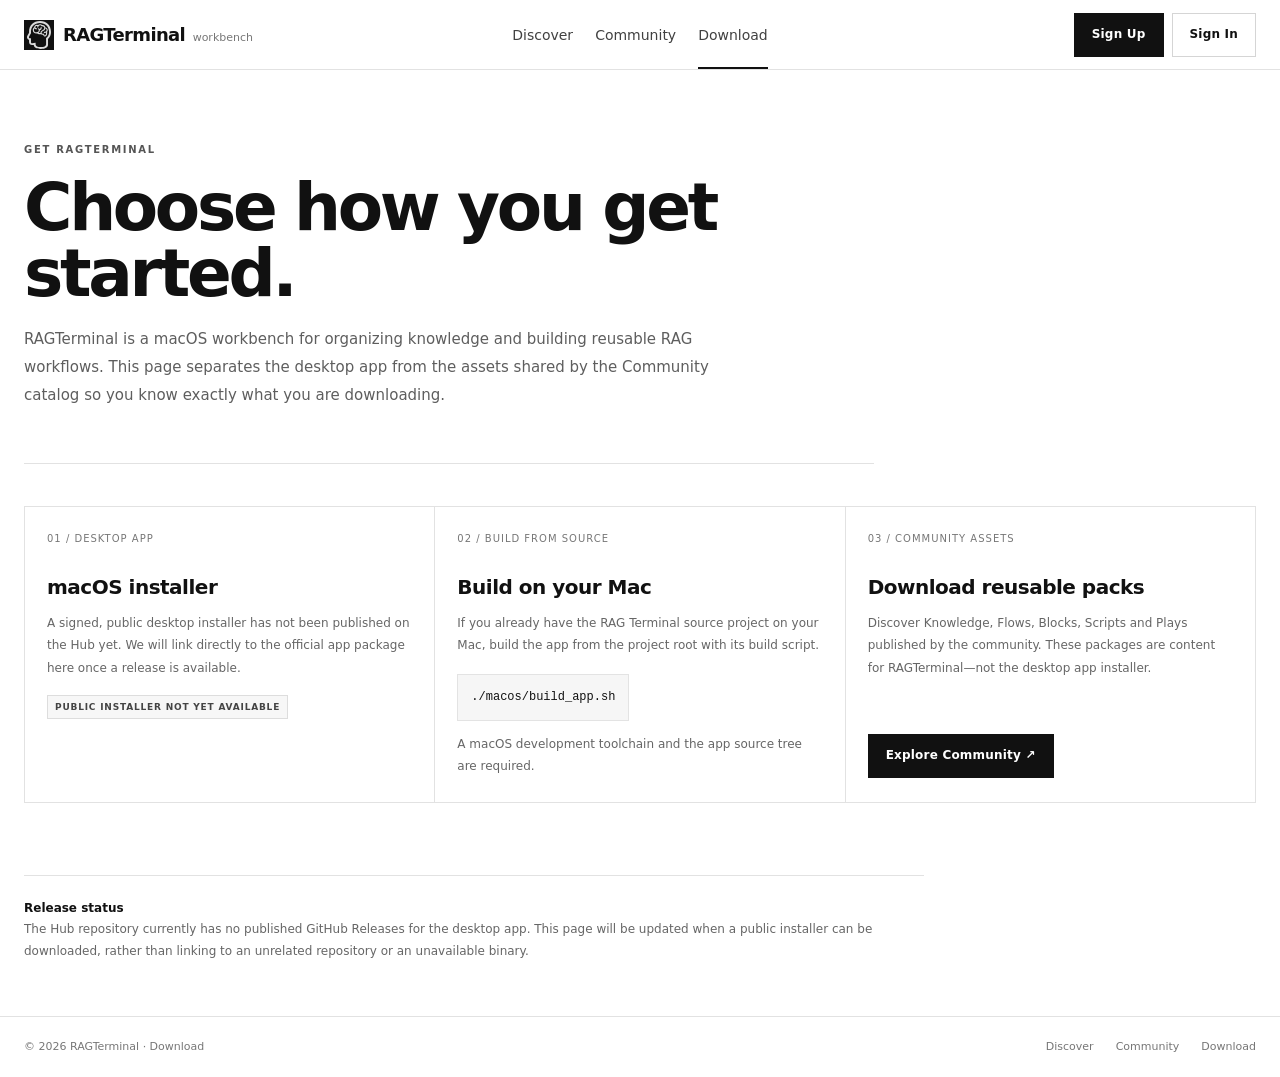
<file: download.html>
<!doctype html>
<html lang="en">
<head>
<meta charset="utf-8"><meta name="viewport" content="width=device-width,initial-scale=1"><meta name="theme-color" content="#fff"><link rel="icon" type="image/png" href="/assets/ragterminal-app-icon.svg">
<title>Download RAGTerminal — macOS workbench</title>
<meta name="description" content="Find current RAGTerminal macOS app availability, source-build guidance, and reusable Community packages.">
<style>
:root{--ink:#111;--muted:#666;--line:#e2e2e2;--soft:#f6f6f6}
*{box-sizing:border-box}html{scroll-padding-top:80px}body{margin:0;color:var(--ink);background:#fff;font:15px/1.6 Inter,system-ui,-apple-system,"Segoe UI",sans-serif;-webkit-font-smoothing:antialiased}a{color:inherit}
.wrap{width:min(1240px,100%);margin:0 auto;padding:0 24px}
.top{position:sticky;top:0;z-index:10;height:70px;background:#ffffffed;border-bottom:1px solid var(--line);backdrop-filter:blur(12px)}
.nav{height:100%;display:flex;align-items:center;gap:44px}.brand{display:flex;align-items:center;gap:9px;text-decoration:none;font-size:18px;font-weight:800;letter-spacing:-.65px;white-space:nowrap}.brand-icon{width:30px;height:30px;display:block;object-fit:contain;flex:none;background:#111;padding:1px}.brand small{font-size:11px;font-weight:500;letter-spacing:0;color:#777;margin-left:4px}
.links{display:flex;align-items:center;gap:30px;margin-left:auto;height:100%}.links a{text-decoration:none;color:#414141;font-size:14px;padding:23px 0 21px;border-bottom:2px solid transparent}.links a:hover,.links a[aria-current=page]{color:#111;border-bottom-color:#111}
.nav-cta,.button,.auth-btn{display:inline-flex;align-items:center;justify-content:center;gap:10px;min-height:44px;padding:0 17px;border:1px solid #111;background:#111;color:#fff;text-decoration:none;font-size:12px;font-weight:700;letter-spacing:.2px}.button.secondary{background:#fff;color:#111;border-color:#d5d5d5}.nav-actions{display:flex;align-items:center;gap:8px;white-space:nowrap}
.auth-btn.secondary{background:#fff;color:#111;border-color:#d5d5d5}.button:hover,.auth-btn:hover{background:#333;color:#fff}.button.secondary:hover,.auth-btn.secondary:hover{background:#f5f5f5;color:#111}
.eyebrow{text-transform:uppercase;font-size:10px;letter-spacing:1.7px;font-weight:800;color:#555}
main{min-height:calc(100vh - 150px)}.hero{padding:72px 0 54px;border-bottom:1px solid var(--line);max-width:850px}.hero h1{font-size:clamp(42px,5.4vw,66px);line-height:1;letter-spacing:-3.3px;margin:17px 0 19px;font-weight:720}.hero p{max-width:720px;font-size:15px;color:#5e5e5e;line-height:1.85;margin:0}
.grid{display:grid;grid-template-columns:repeat(3,minmax(0,1fr));border-top:1px solid var(--line);border-left:1px solid var(--line);margin:42px 0 72px}
.card{padding:24px 22px;border-right:1px solid var(--line);border-bottom:1px solid var(--line);min-height:270px;display:flex;flex-direction:column;align-items:flex-start}
.card-index{font-size:10px;letter-spacing:1px;color:#777}.card h2{font-size:20px;letter-spacing:-.5px;margin:24px 0 9px}.card p{font-size:12px;line-height:1.85;color:#666;margin:0}.status{display:inline-flex;border:1px solid #ddd;background:#f7f7f7;padding:4px 7px;font-size:9px;letter-spacing:.8px;text-transform:uppercase;font-weight:750;color:#444;margin-top:16px}
.code{font:12px/1.8 ui-monospace,SFMono-Regular,Menlo,monospace;background:#f6f6f6;border:1px solid #e3e3e3;padding:12px 13px;margin-top:18px;max-width:100%;overflow:auto}
.card .button{margin-top:auto}.card .code{margin-top:17px}
.note{border-top:1px solid var(--line);padding:22px 0 54px;color:#666;font-size:12px;line-height:1.8;max-width:900px}.note strong{color:#111}
.footer{border-top:1px solid var(--line);padding:21px 0;color:#777;font-size:11px}.footer-inner{display:flex;justify-content:space-between;align-items:center;gap:20px}.footer-links{display:flex;gap:22px}.footer a{text-decoration:none}.footer a:hover{color:#111}
@media(max-width:850px){.grid{grid-template-columns:1fr 1fr}.hero{padding-top:55px}}
@media(max-width:650px){.wrap{padding:0 16px}.top{height:62px}.nav{gap:8px}.brand{font-size:13px;gap:5px}.brand-icon{width:24px;height:24px}.brand small{display:none}.links{gap:10px}.links a{font-size:11px;padding:20px 0}.nav-actions{display:flex;gap:5px}.auth-btn{min-height:34px;padding:0 8px;font-size:10px;letter-spacing:0}.hero{padding:45px 0 36px}.hero h1{font-size:clamp(39px,11vw,54px);letter-spacing:-2.5px}.grid{grid-template-columns:1fr;margin:28px 0 48px}.card{min-height:0;padding:21px}.card h2{margin-top:15px}.card .button{margin-top:24px}.footer-inner{align-items:flex-start;flex-direction:column}.footer-links{gap:16px}}
@media(max-width:480px){.links{gap:7px}.links a{font-size:10px}.brand{font-size:12px;gap:3px}.auth-btn{min-height:32px;padding:0 6px;font-size:9px}}

/* Shared page frame: consistent gutters and navigation across Discover, Community, and Download */
:root{--hub-page-max:1280px;--hub-page-gutter:24px}
.wrap{width:min(var(--hub-page-max),100%);max-width:var(--hub-page-max);margin-left:auto;margin-right:auto;padding-left:var(--hub-page-gutter);padding-right:var(--hub-page-gutter);box-sizing:border-box}
.top{height:70px;background:#ffffffed;border-bottom:1px solid #e2e2e2}
.nav{height:100%}
.footer{border-top:1px solid #e2e2e2}
@media(max-width:680px){
  :root{--hub-page-gutter:16px}
  .wrap{padding-left:var(--hub-page-gutter);padding-right:var(--hub-page-gutter)}
  .top{height:62px}
  .nav{gap:8px}
  .brand{font-size:13px;gap:5px}
  .brand-icon{width:24px;height:24px}
  .brand small{display:none}
  .links{gap:10px}
  .links a{font-size:11px;padding:20px 0}
  .nav-actions{gap:5px}
  .auth-btn{min-height:34px;padding:0 8px;font-size:10px;letter-spacing:0}
  .right.nav-actions .btn{min-height:34px;padding:0 8px;font-size:10px;letter-spacing:0}
}
@media(max-width:480px){
  .brand{font-size:12px;gap:3px}
  .links{gap:7px}
  .links a{font-size:10px}
  .auth-btn{min-height:32px;padding:0 6px;font-size:9px}
  .right.nav-actions .btn{min-height:32px;padding:0 6px;font-size:9px}
}


/* Center the section links while keeping account actions anchored on the right. */
@media(min-width:700px){
  .nav{display:grid;grid-template-columns:minmax(0,1fr) auto minmax(0,1fr);gap:20px}
  .brand{grid-column:1;justify-self:start;min-width:0}
  .links{grid-column:2;justify-self:center;margin-left:0;gap:22px;white-space:nowrap}
  .nav-actions,.right.nav-actions{grid-column:3;justify-self:end;width:max-content;margin-left:0}
}


/* Normalize navigation labels on every section; active state is an underline only. */
.links{color:#414141;font-weight:400}
.links a{color:#414141;font-weight:400}
.links a:hover{color:#414141;font-weight:400}
.links a[aria-current=page]{color:#414141;font-weight:400;border-bottom-color:#111}

</style>
<link rel="stylesheet" href="/site-header.css">
</head>
<body>
<header class="top"><div class="wrap nav">
<a class="brand" href="/" aria-label="RAGTerminal Discover"><img class="brand-icon" src="/assets/brain.head.profile.svg" alt=""><span>RAGTerminal<small> workbench</small></span></a>
<nav class="links" aria-label="Primary"><a href="/">Discover</a><a href="/community.html">Community</a><a href="/download.html" aria-current="page">Download</a></nav>
<div class="nav-actions" aria-label="Account actions"><a class="auth-btn" href="/community.html?auth=signup">Sign Up</a><a class="auth-btn secondary" id="header-signin" href="/community.html?auth=signin">Sign In</a></div>
</div></header>
<script src="/header-boot.js"></script>
<main class="wrap">
<section class="hero">
<div class="eyebrow">Get RAGTerminal</div>
<h1>Choose how you get started.</h1>
<p>RAGTerminal is a macOS workbench for organizing knowledge and building reusable RAG workflows. This page separates the desktop app from the assets shared by the Community catalog so you know exactly what you are downloading.</p>
</section>
<section class="grid" aria-label="Download options">
<article class="card"><div class="card-index">01 / DESKTOP APP</div><h2>macOS installer</h2><p>A signed, public desktop installer has not been published on the Hub yet. We will link directly to the official app package here once a release is available.</p><span class="status">Public installer not yet available</span></article>
<article class="card"><div class="card-index">02 / BUILD FROM SOURCE</div><h2>Build on your Mac</h2><p>If you already have the RAG Terminal source project on your Mac, build the app from the project root with its build script.</p><div class="code">./macos/build_app.sh</div><p style="margin-top:12px">A macOS development toolchain and the app source tree are required.</p></article>
<article class="card"><div class="card-index">03 / COMMUNITY ASSETS</div><h2>Download reusable packs</h2><p>Discover Knowledge, Flows, Blocks, Scripts and Plays published by the community. These packages are content for RAGTerminal—not the desktop app installer.</p><a class="button" href="/community.html">Explore Community ↗</a></article>
</section>
<div class="note"><strong>Release status</strong><br>The Hub repository currently has no published GitHub Releases for the desktop app. This page will be updated when a public installer can be downloaded, rather than linking to an unrelated repository or an unavailable binary.</div>
</main>
<footer class="footer"><div class="wrap footer-inner"><span>© 2026 RAGTerminal · Download</span><nav class="footer-links" aria-label="Footer"><a href="/">Discover</a><a href="/community.html">Community</a><a href="/download.html">Download</a></nav></div></footer>
<script type="module" src="/header-auth.js"></script>
</body></html>
</file>
<file: site-header.css>
/* Shared top bar, page transitions and signed-in state for Discover, Community and Download.
   Loaded last on every page so the header is pixel-identical everywhere. */

/* Smooth cross-fade between pages (Chrome/Edge/Safari); the header stays in place. */
@media (prefers-reduced-motion:no-preference){@view-transition{navigation:auto}}
::view-transition-group(*),::view-transition-old(*),::view-transition-new(*){animation-duration:.2s;animation-timing-function:ease}

html{background:#fff}
/* Community was missing this, which is why its text looked darker and bolder than the other pages. */
body{-webkit-font-smoothing:antialiased;-moz-osx-font-smoothing:grayscale}

.top.top{position:sticky;top:0;z-index:10;height:70px;background:#ffffffed;border-bottom:1px solid #e2e2e2;-webkit-backdrop-filter:blur(12px);backdrop-filter:blur(12px);view-transition-name:site-header}
.top.top .nav{height:100%;display:flex;align-items:center;gap:44px}
.top.top .brand{display:flex;align-items:center;gap:9px;text-decoration:none;color:#111;font-size:18px;font-weight:800;letter-spacing:-.65px;line-height:1.2;white-space:nowrap}
.top.top .brand-icon{width:30px;height:30px;display:block;object-fit:contain;flex:none;background:#111;padding:1px}
.top.top .brand small{font-size:11px;font-weight:500;letter-spacing:0;color:#777;margin-left:4px}
.top.top .links{display:flex;align-items:center;gap:30px;margin-left:auto;height:100%;color:#414141;font-size:14px;font-weight:400}
.top.top .links a{display:block;padding:23px 0 21px;border-bottom:2px solid transparent;color:#414141;font-size:14px;font-weight:400;line-height:22px;text-decoration:none;transition:border-color .15s ease}
.top.top .links a:hover,.top.top .links a[aria-current=page]{color:#414141;border-bottom-color:#111}
.top.top .nav-actions{display:flex;align-items:center;gap:8px;margin-left:0;white-space:nowrap}
.top.top .nav-actions>:is(a,button){display:inline-flex;align-items:center;justify-content:center;gap:10px;min-height:44px;padding:0 17px;border:1px solid #111;border-radius:0;background:#111;color:#fff;font:700 12px/1.2 Inter,system-ui,-apple-system,"Segoe UI",sans-serif;letter-spacing:.2px;text-decoration:none;cursor:pointer;transition:background .15s,color .15s}
.top.top .nav-actions>.secondary{background:#fff;color:#111;border-color:#d5d5d5}
.top.top .nav-actions>:is(a,button):hover{background:#333;color:#fff}
.top.top .nav-actions>.secondary:hover{background:#f5f5f5;color:#111}

/* Signed in: the account button replaces Sign Up. */
html.hub-authed .top.top .nav-actions>a[href*="auth=signup"]{display:none}

@media(min-width:700px){
  .top.top .nav{display:grid;grid-template-columns:minmax(0,1fr) auto minmax(0,1fr);gap:20px}
  .top.top .brand{grid-column:1;justify-self:start;min-width:0}
  .top.top .links{grid-column:2;justify-self:center;margin-left:0;gap:22px;white-space:nowrap}
  .top.top .nav-actions{grid-column:3;justify-self:end;width:max-content}
}
@media(max-width:680px){
  .top.top{height:62px}
  .top.top .nav{gap:8px}
  .top.top .brand{font-size:13px;gap:5px}
  .top.top .brand-icon{width:24px;height:24px}
  .top.top .brand small{display:none}
  .top.top .links{gap:10px}
  .top.top .links a{font-size:11px;padding:20px 0 18px;line-height:20px}
  .top.top .nav-actions{gap:5px}
  .top.top .nav-actions>:is(a,button){min-height:34px;padding:0 8px;font-size:10px;letter-spacing:0}
}
@media(max-width:480px){
  .top.top .brand{font-size:12px;gap:3px}
  .top.top .links{gap:7px}
  .top.top .links a{font-size:10px}
  .top.top .nav-actions>:is(a,button){min-height:32px;padding:0 6px;font-size:9px}
}
</file>
